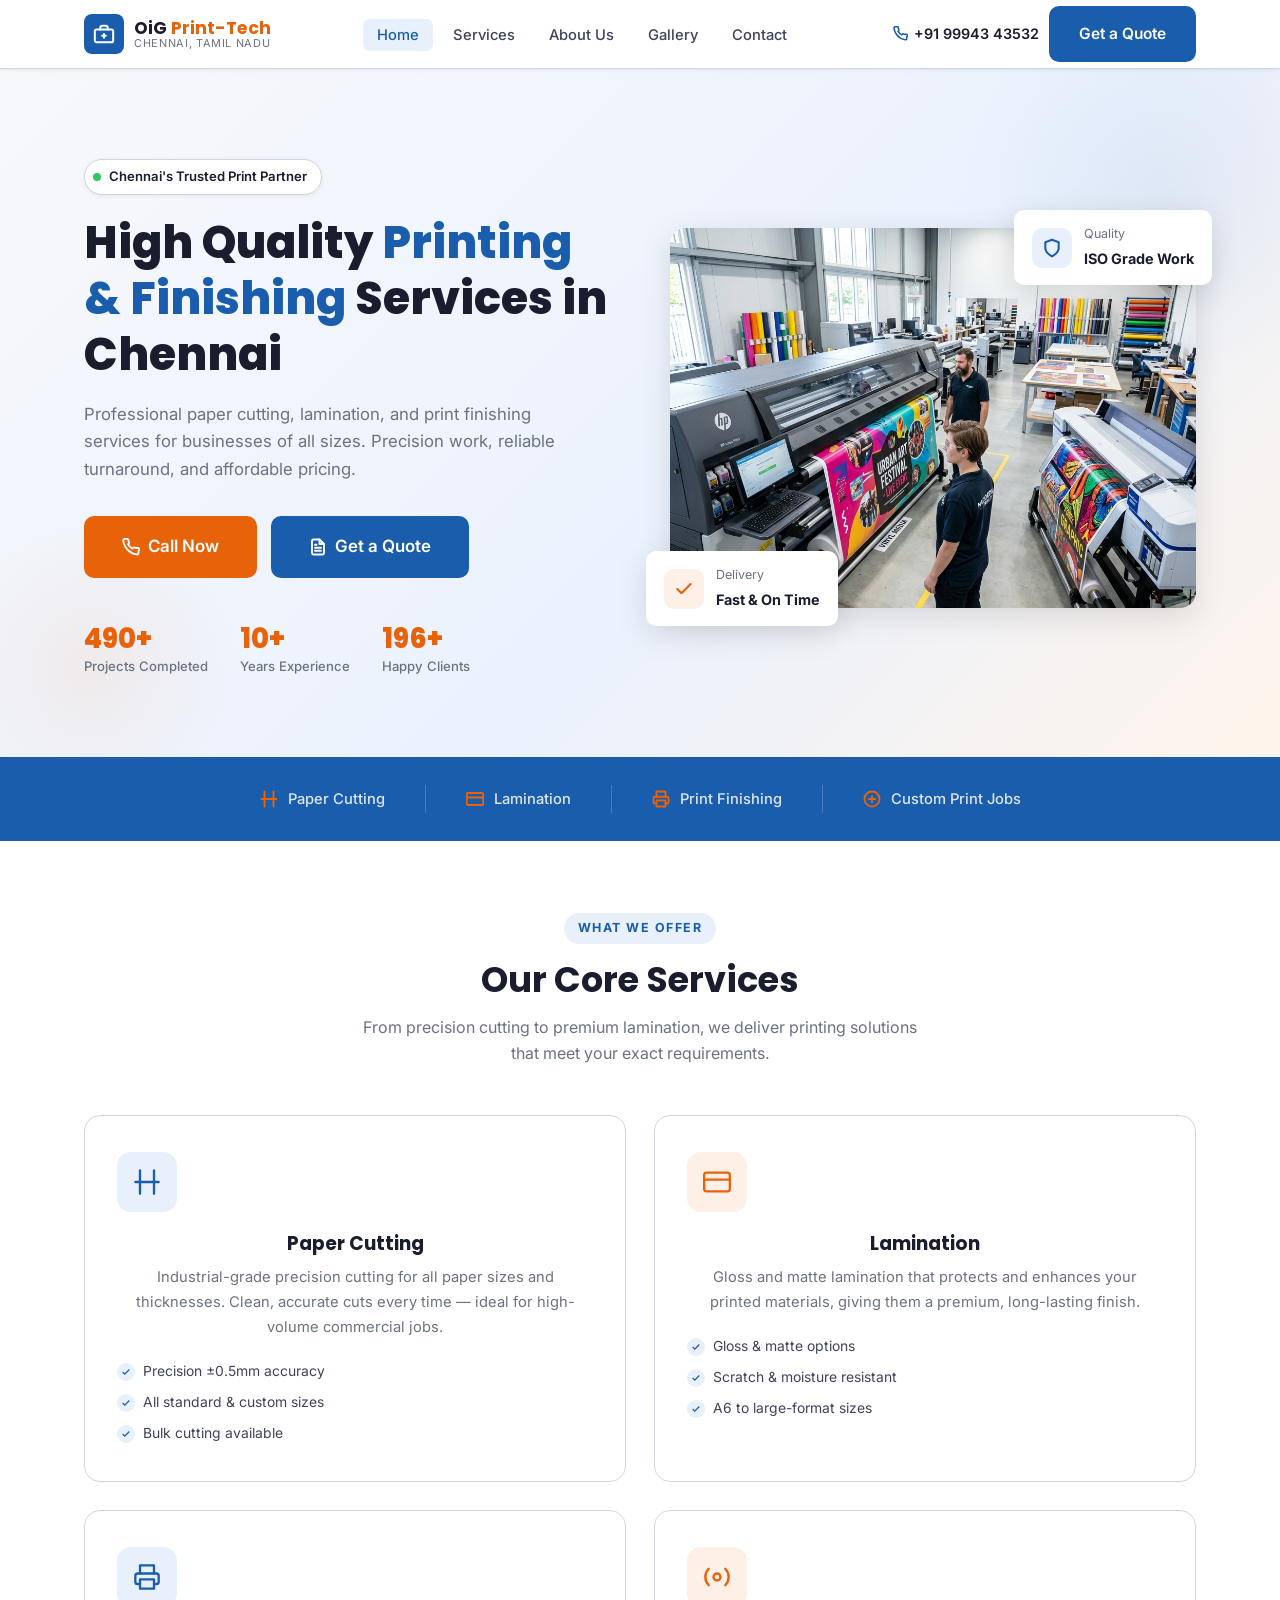
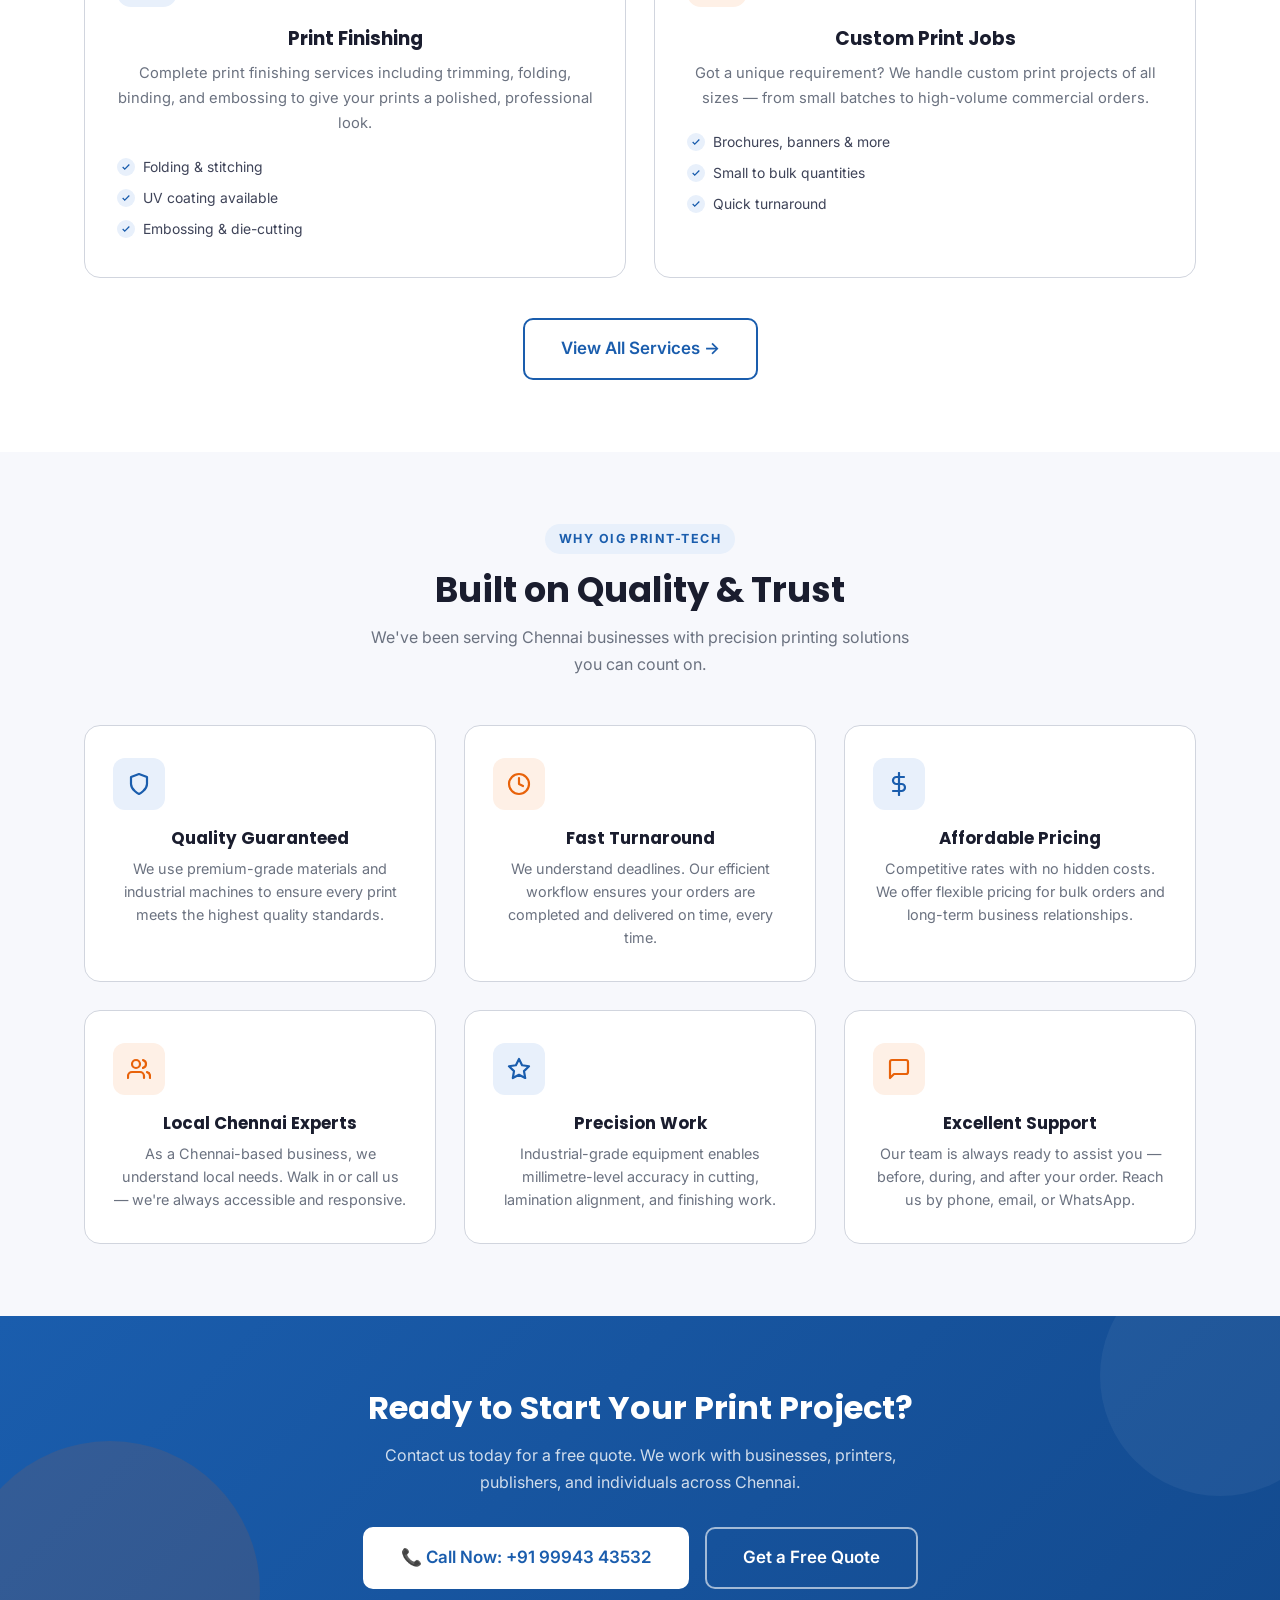
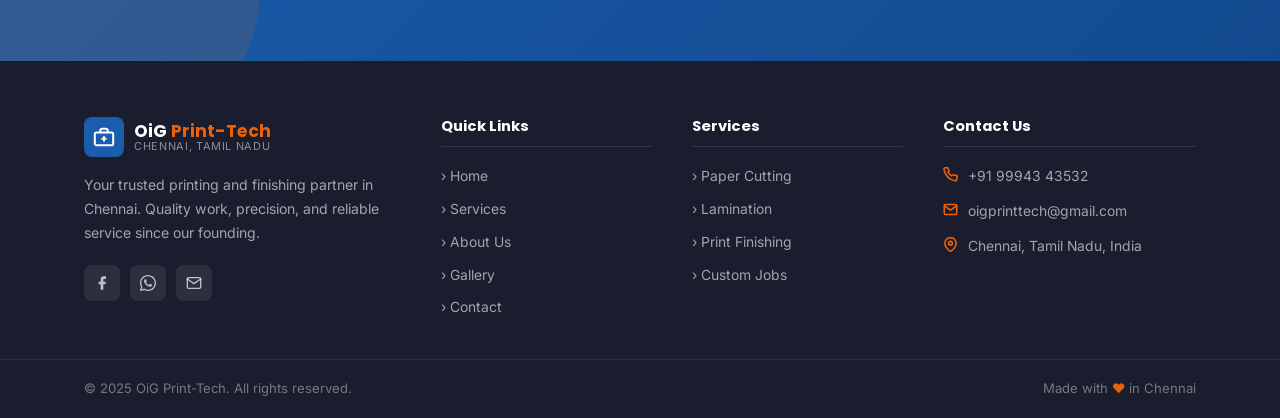
<file: index.html>
<!DOCTYPE html>
<html lang="en">
<head>
  <meta charset="UTF-8" />
  <meta name="viewport" content="width=device-width, initial-scale=1.0" />
  <title>OiG Print-Tech | High Quality Printing & Finishing Services in Chennai</title>
  <meta name="description" content="OiG Print-Tech offers professional printing and finishing services in Chennai — paper cutting, lamination, print finishing, and custom print jobs. Reliable, precise, and affordable." />
  <link rel="stylesheet" href="styles.css" />
  <link rel="preconnect" href="https://fonts.googleapis.com" />
  <link rel="preconnect" href="https://fonts.gstatic.com" crossorigin />
</head>
<body>

<!-- ===== NAV ===== -->
<nav id="navbar" role="navigation" aria-label="Main navigation">
  <div class="container nav-inner">
    <a href="index.html" class="nav-logo" aria-label="OiG Print-Tech Home">
      <div class="logo-icon">
        <svg viewBox="0 0 24 24" fill="none" stroke="white" stroke-width="2.2" stroke-linecap="round" stroke-linejoin="round"><rect x="2" y="7" width="20" height="14" rx="2"/><path d="M16 7V5a2 2 0 0 0-2-2h-4a2 2 0 0 0-2 2v2"/><line x1="12" y1="12" x2="12" y2="16"/><line x1="10" y1="14" x2="14" y2="14"/></svg>
      </div>
      <div class="logo-text">
        <span class="logo-name">OiG <span>Print-Tech</span></span>
        <span class="logo-sub">Chennai, Tamil Nadu</span>
      </div>
    </a>

    <ul class="nav-links" id="desktop-nav" role="list">
      <li><a href="index.html">Home</a></li>
      <li><a href="services.html">Services</a></li>
      <li><a href="about.html">About Us</a></li>
      <li><a href="gallery.html">Gallery</a></li>
      <li><a href="contact.html">Contact</a></li>
    </ul>

    <div class="nav-cta">
      <a href="tel:+919994343532" class="nav-phone" aria-label="Call us at +91 99943 43532">
        <svg width="15" height="15" viewBox="0 0 24 24" fill="none" stroke="currentColor" stroke-width="2.5" stroke-linecap="round" stroke-linejoin="round"><path d="M22 16.92v3a2 2 0 0 1-2.18 2 19.79 19.79 0 0 1-8.63-3.07A19.5 19.5 0 0 1 4.69 12a19.79 19.79 0 0 1-3.07-8.67A2 2 0 0 1 3.6 1.18h3a2 2 0 0 1 2 1.72c.127.96.361 1.903.7 2.81a2 2 0 0 1-.45 2.11L7.91 8.18a16 16 0 0 0 5.91 5.91l.91-.91a2 2 0 0 1 2.11-.45c.907.339 1.85.573 2.81.7A2 2 0 0 1 22 16.92z"/></svg>
        +91 99943 43532
      </a>
      <a href="contact.html" class="btn btn-primary" id="nav-quote-btn">Get a Quote</a>
    </div>

    <button class="hamburger" id="hamburger" aria-label="Toggle menu" aria-expanded="false">
      <span></span><span></span><span></span>
    </button>
  </div>

  <!-- Mobile Menu -->
  <div id="mobile-menu" class="mobile-menu" role="navigation" aria-label="Mobile navigation">
    <div class="container" style="padding-top:8px; padding-bottom:20px; display:flex; flex-direction:column; gap:4px;">
      <a href="index.html" style="padding:10px 8px; font-weight:500; color:var(--text-body); border-radius:8px;">Home</a>
      <a href="services.html" style="padding:10px 8px; font-weight:500; color:var(--text-body); border-radius:8px;">Services</a>
      <a href="about.html" style="padding:10px 8px; font-weight:500; color:var(--text-body); border-radius:8px;">About Us</a>
      <a href="gallery.html" style="padding:10px 8px; font-weight:500; color:var(--text-body); border-radius:8px;">Gallery</a>
      <a href="contact.html" style="padding:10px 8px; font-weight:500; color:var(--text-body); border-radius:8px;">Contact</a>
      <div style="display:flex; gap:10px; margin-top:10px; flex-wrap:wrap;">
        <a href="tel:+919994343532" class="btn btn-outline" style="flex:1; justify-content:center; min-width:130px;">
          📞 Call Now
        </a>
        <a href="contact.html" class="btn btn-primary" style="flex:1; justify-content:center; min-width:130px;">Get a Quote</a>
      </div>
    </div>
  </div>
</nav>

<!-- ===== HERO ===== -->
<section class="hero" aria-label="Hero section">
  <div class="container">
    <div class="hero-inner">
      <div class="hero-content fade-in">
        <div class="hero-badge">
          <span class="hero-badge-dot"></span>
          Chennai's Trusted Print Partner
        </div>
        <h1>High Quality <span class="highlight">Printing &amp; Finishing</span> Services in Chennai</h1>
        <p class="hero-desc">Professional paper cutting, lamination, and print finishing services for businesses of all sizes. Precision work, reliable turnaround, and affordable pricing.</p>
        <div class="hero-btns">
          <a href="tel:+919994343532" class="btn btn-orange btn-lg" id="hero-call-btn">
            <svg width="18" height="18" viewBox="0 0 24 24" fill="none" stroke="currentColor" stroke-width="2.5" stroke-linecap="round" stroke-linejoin="round"><path d="M22 16.92v3a2 2 0 0 1-2.18 2 19.79 19.79 0 0 1-8.63-3.07A19.5 19.5 0 0 1 4.69 12a19.79 19.79 0 0 1-3.07-8.67A2 2 0 0 1 3.6 1.18h3a2 2 0 0 1 2 1.72c.127.96.361 1.903.7 2.81a2 2 0 0 1-.45 2.11L7.91 8.18a16 16 0 0 0 5.91 5.91l.91-.91a2 2 0 0 1 2.11-.45c.907.339 1.85.573 2.81.7A2 2 0 0 1 22 16.92z"/></svg>
            Call Now
          </a>
          <a href="contact.html" class="btn btn-primary btn-lg" id="hero-quote-btn">
            <svg width="18" height="18" viewBox="0 0 24 24" fill="none" stroke="currentColor" stroke-width="2.5" stroke-linecap="round" stroke-linejoin="round"><path d="M14 2H6a2 2 0 0 0-2 2v16a2 2 0 0 0 2 2h12a2 2 0 0 0 2-2V8z"/><polyline points="14 2 14 8 20 8"/><line x1="16" y1="13" x2="8" y2="13"/><line x1="16" y1="17" x2="8" y2="17"/><polyline points="10 9 9 9 8 9"/></svg>
            Get a Quote
          </a>
        </div>
        <div class="hero-stats">
          <div class="hero-stat">
            <h3><span data-count="500" data-suffix="+">0+</span></h3>
            <p>Projects Completed</p>
          </div>
          <div class="hero-stat">
            <h3><span data-count="10" data-suffix="+">0+</span></h3>
            <p>Years Experience</p>
          </div>
          <div class="hero-stat">
            <h3><span data-count="200" data-suffix="+">0+</span></h3>
            <p>Happy Clients</p>
          </div>
        </div>
      </div>

      <div class="hero-image-wrap fade-in">
        <img src="images/printing_press.png" alt="Industrial printing press at OiG Print-Tech Chennai" class="hero-main-img" />
        <div class="hero-float-card card-1">
          <div class="float-icon orange">
            <svg width="20" height="20" viewBox="0 0 24 24" fill="none" stroke="currentColor" stroke-width="2.5" stroke-linecap="round" stroke-linejoin="round"><polyline points="20 6 9 17 4 12"/></svg>
          </div>
          <div class="float-text">
            <p>Delivery</p>
            <strong>Fast &amp; On Time</strong>
          </div>
        </div>
        <div class="hero-float-card card-2">
          <div class="float-icon blue">
            <svg width="20" height="20" viewBox="0 0 24 24" fill="none" stroke="currentColor" stroke-width="2.5" stroke-linecap="round" stroke-linejoin="round"><path d="M12 22s8-4 8-10V5l-8-3-8 3v7c0 6 8 10 8 10z"/></svg>
          </div>
          <div class="float-text">
            <p>Quality</p>
            <strong>ISO Grade Work</strong>
          </div>
        </div>
      </div>
    </div>
  </div>
</section>

<!-- ===== SERVICES STRIP ===== -->
<div class="services-strip" aria-label="Core services">
  <div class="container">
    <div class="strip-inner">
      <div class="strip-item">
        <svg width="18" height="18" viewBox="0 0 24 24" fill="none" stroke="currentColor" stroke-width="2.5" stroke-linecap="round" stroke-linejoin="round"><path d="M6 2v20M18 2v20M2 12h20"/></svg>
        Paper Cutting
      </div>
      <div class="strip-divider" aria-hidden="true"></div>
      <div class="strip-item">
        <svg width="18" height="18" viewBox="0 0 24 24" fill="none" stroke="currentColor" stroke-width="2.5" stroke-linecap="round" stroke-linejoin="round"><rect x="1" y="4" width="22" height="16" rx="2"/><line x1="1" y1="10" x2="23" y2="10"/></svg>
        Lamination
      </div>
      <div class="strip-divider" aria-hidden="true"></div>
      <div class="strip-item">
        <svg width="18" height="18" viewBox="0 0 24 24" fill="none" stroke="currentColor" stroke-width="2.5" stroke-linecap="round" stroke-linejoin="round"><polyline points="6 9 6 2 18 2 18 9"/><path d="M6 18H4a2 2 0 0 1-2-2v-5a2 2 0 0 1 2-2h16a2 2 0 0 1 2 2v5a2 2 0 0 1-2 2h-2"/><rect x="6" y="14" width="12" height="8"/></svg>
        Print Finishing
      </div>
      <div class="strip-divider" aria-hidden="true"></div>
      <div class="strip-item">
        <svg width="18" height="18" viewBox="0 0 24 24" fill="none" stroke="currentColor" stroke-width="2.5" stroke-linecap="round" stroke-linejoin="round"><circle cx="12" cy="12" r="10"/><line x1="12" y1="8" x2="12" y2="16"/><line x1="8" y1="12" x2="16" y2="12"/></svg>
        Custom Print Jobs
      </div>
    </div>
  </div>
</div>

<!-- ===== SERVICES PREVIEW ===== -->
<section aria-labelledby="services-heading">
  <div class="container text-center">
    <span class="section-tag">What We Offer</span>
    <h2 class="section-heading" id="services-heading">Our Core Services</h2>
    <p class="section-subtext">From precision cutting to premium lamination, we deliver printing solutions that meet your exact requirements.</p>

    <div class="services-grid fade-in">
      <div class="service-card">
        <div class="service-card-icon">
          <svg width="28" height="28" viewBox="0 0 24 24" fill="none" stroke="currentColor" stroke-width="2" stroke-linecap="round" stroke-linejoin="round"><path d="M6 2v20M18 2v20M2 12h20"/></svg>
        </div>
        <h3>Paper Cutting</h3>
        <p>Industrial-grade precision cutting for all paper sizes and thicknesses. Clean, accurate cuts every time — ideal for high-volume commercial jobs.</p>
        <div class="service-features">
          <div class="service-feature">
            <div class="check-icon">
              <svg width="10" height="10" viewBox="0 0 24 24" fill="none" stroke="currentColor" stroke-width="3"><polyline points="20 6 9 17 4 12"/></svg>
            </div>
            Precision ±0.5mm accuracy
          </div>
          <div class="service-feature">
            <div class="check-icon">
              <svg width="10" height="10" viewBox="0 0 24 24" fill="none" stroke="currentColor" stroke-width="3"><polyline points="20 6 9 17 4 12"/></svg>
            </div>
            All standard &amp; custom sizes
          </div>
          <div class="service-feature">
            <div class="check-icon">
              <svg width="10" height="10" viewBox="0 0 24 24" fill="none" stroke="currentColor" stroke-width="3"><polyline points="20 6 9 17 4 12"/></svg>
            </div>
            Bulk cutting available
          </div>
        </div>
      </div>

      <div class="service-card">
        <div class="service-card-icon orange">
          <svg width="28" height="28" viewBox="0 0 24 24" fill="none" stroke="currentColor" stroke-width="2" stroke-linecap="round" stroke-linejoin="round"><rect x="1" y="4" width="22" height="16" rx="2"/><line x1="1" y1="10" x2="23" y2="10"/></svg>
        </div>
        <h3>Lamination</h3>
        <p>Gloss and matte lamination that protects and enhances your printed materials, giving them a premium, long-lasting finish.</p>
        <div class="service-features">
          <div class="service-feature">
            <div class="check-icon">
              <svg width="10" height="10" viewBox="0 0 24 24" fill="none" stroke="currentColor" stroke-width="3"><polyline points="20 6 9 17 4 12"/></svg>
            </div>
            Gloss &amp; matte options
          </div>
          <div class="service-feature">
            <div class="check-icon">
              <svg width="10" height="10" viewBox="0 0 24 24" fill="none" stroke="currentColor" stroke-width="3"><polyline points="20 6 9 17 4 12"/></svg>
            </div>
            Scratch &amp; moisture resistant
          </div>
          <div class="service-feature">
            <div class="check-icon">
              <svg width="10" height="10" viewBox="0 0 24 24" fill="none" stroke="currentColor" stroke-width="3"><polyline points="20 6 9 17 4 12"/></svg>
            </div>
            A6 to large-format sizes
          </div>
        </div>
      </div>

      <div class="service-card">
        <div class="service-card-icon">
          <svg width="28" height="28" viewBox="0 0 24 24" fill="none" stroke="currentColor" stroke-width="2" stroke-linecap="round" stroke-linejoin="round"><polyline points="6 9 6 2 18 2 18 9"/><path d="M6 18H4a2 2 0 0 1-2-2v-5a2 2 0 0 1 2-2h16a2 2 0 0 1 2 2v5a2 2 0 0 1-2 2h-2"/><rect x="6" y="14" width="12" height="8"/></svg>
        </div>
        <h3>Print Finishing</h3>
        <p>Complete print finishing services including trimming, folding, binding, and embossing to give your prints a polished, professional look.</p>
        <div class="service-features">
          <div class="service-feature">
            <div class="check-icon">
              <svg width="10" height="10" viewBox="0 0 24 24" fill="none" stroke="currentColor" stroke-width="3"><polyline points="20 6 9 17 4 12"/></svg>
            </div>
            Folding &amp; stitching
          </div>
          <div class="service-feature">
            <div class="check-icon">
              <svg width="10" height="10" viewBox="0 0 24 24" fill="none" stroke="currentColor" stroke-width="3"><polyline points="20 6 9 17 4 12"/></svg>
            </div>
            UV coating available
          </div>
          <div class="service-feature">
            <div class="check-icon">
              <svg width="10" height="10" viewBox="0 0 24 24" fill="none" stroke="currentColor" stroke-width="3"><polyline points="20 6 9 17 4 12"/></svg>
            </div>
            Embossing &amp; die-cutting
          </div>
        </div>
      </div>

      <div class="service-card">
        <div class="service-card-icon orange">
          <svg width="28" height="28" viewBox="0 0 24 24" fill="none" stroke="currentColor" stroke-width="2" stroke-linecap="round" stroke-linejoin="round"><circle cx="12" cy="12" r="3"/><path d="M19.07 4.93a10 10 0 0 1 0 14.14M4.93 4.93a10 10 0 0 0 0 14.14"/></svg>
        </div>
        <h3>Custom Print Jobs</h3>
        <p>Got a unique requirement? We handle custom print projects of all sizes — from small batches to high-volume commercial orders.</p>
        <div class="service-features">
          <div class="service-feature">
            <div class="check-icon">
              <svg width="10" height="10" viewBox="0 0 24 24" fill="none" stroke="currentColor" stroke-width="3"><polyline points="20 6 9 17 4 12"/></svg>
            </div>
            Brochures, banners &amp; more
          </div>
          <div class="service-feature">
            <div class="check-icon">
              <svg width="10" height="10" viewBox="0 0 24 24" fill="none" stroke="currentColor" stroke-width="3"><polyline points="20 6 9 17 4 12"/></svg>
            </div>
            Small to bulk quantities
          </div>
          <div class="service-feature">
            <div class="check-icon">
              <svg width="10" height="10" viewBox="0 0 24 24" fill="none" stroke="currentColor" stroke-width="3"><polyline points="20 6 9 17 4 12"/></svg>
            </div>
            Quick turnaround
          </div>
        </div>
      </div>
    </div>

    <div style="margin-top:40px;">
      <a href="services.html" class="btn btn-outline btn-lg" id="view-all-services-btn">View All Services →</a>
    </div>
  </div>
</section>

<!-- ===== WHY CHOOSE US ===== -->
<section class="why-us" aria-labelledby="why-heading">
  <div class="container text-center">
    <span class="section-tag">Why OiG Print-Tech</span>
    <h2 class="section-heading" id="why-heading">Built on Quality &amp; Trust</h2>
    <p class="section-subtext">We've been serving Chennai businesses with precision printing solutions you can count on.</p>

    <div class="why-grid">
      <div class="why-card fade-in">
        <div class="why-icon">
          <svg width="24" height="24" viewBox="0 0 24 24" fill="none" stroke="currentColor" stroke-width="2.2" stroke-linecap="round" stroke-linejoin="round"><path d="M12 22s8-4 8-10V5l-8-3-8 3v7c0 6 8 10 8 10z"/></svg>
        </div>
        <h3>Quality Guaranteed</h3>
        <p>We use premium-grade materials and industrial machines to ensure every print meets the highest quality standards.</p>
      </div>

      <div class="why-card fade-in">
        <div class="why-icon orange-icon">
          <svg width="24" height="24" viewBox="0 0 24 24" fill="none" stroke="currentColor" stroke-width="2.2" stroke-linecap="round" stroke-linejoin="round"><circle cx="12" cy="12" r="10"/><polyline points="12 6 12 12 16 14"/></svg>
        </div>
        <h3>Fast Turnaround</h3>
        <p>We understand deadlines. Our efficient workflow ensures your orders are completed and delivered on time, every time.</p>
      </div>

      <div class="why-card fade-in">
        <div class="why-icon">
          <svg width="24" height="24" viewBox="0 0 24 24" fill="none" stroke="currentColor" stroke-width="2.2" stroke-linecap="round" stroke-linejoin="round"><line x1="12" y1="1" x2="12" y2="23"/><path d="M17 5H9.5a3.5 3.5 0 0 0 0 7h5a3.5 3.5 0 0 1 0 7H6"/></svg>
        </div>
        <h3>Affordable Pricing</h3>
        <p>Competitive rates with no hidden costs. We offer flexible pricing for bulk orders and long-term business relationships.</p>
      </div>

      <div class="why-card fade-in">
        <div class="why-icon orange-icon">
          <svg width="24" height="24" viewBox="0 0 24 24" fill="none" stroke="currentColor" stroke-width="2.2" stroke-linecap="round" stroke-linejoin="round"><path d="M17 21v-2a4 4 0 0 0-4-4H5a4 4 0 0 0-4 4v2"/><circle cx="9" cy="7" r="4"/><path d="M23 21v-2a4 4 0 0 0-3-3.87"/><path d="M16 3.13a4 4 0 0 1 0 7.75"/></svg>
        </div>
        <h3>Local Chennai Experts</h3>
        <p>As a Chennai-based business, we understand local needs. Walk in or call us — we're always accessible and responsive.</p>
      </div>

      <div class="why-card fade-in">
        <div class="why-icon">
          <svg width="24" height="24" viewBox="0 0 24 24" fill="none" stroke="currentColor" stroke-width="2.2" stroke-linecap="round" stroke-linejoin="round"><polygon points="12 2 15.09 8.26 22 9.27 17 14.14 18.18 21.02 12 17.77 5.82 21.02 7 14.14 2 9.27 8.91 8.26 12 2"/></svg>
        </div>
        <h3>Precision Work</h3>
        <p>Industrial-grade equipment enables millimetre-level accuracy in cutting, lamination alignment, and finishing work.</p>
      </div>

      <div class="why-card fade-in">
        <div class="why-icon orange-icon">
          <svg width="24" height="24" viewBox="0 0 24 24" fill="none" stroke="currentColor" stroke-width="2.2" stroke-linecap="round" stroke-linejoin="round"><path d="M21 15a2 2 0 0 1-2 2H7l-4 4V5a2 2 0 0 1 2-2h14a2 2 0 0 1 2 2z"/></svg>
        </div>
        <h3>Excellent Support</h3>
        <p>Our team is always ready to assist you — before, during, and after your order. Reach us by phone, email, or WhatsApp.</p>
      </div>
    </div>
  </div>
</section>

<!-- ===== CTA ===== -->
<section class="cta-section" aria-labelledby="cta-heading">
  <div class="container">
    <h2 id="cta-heading">Ready to Start Your Print Project?</h2>
    <p>Contact us today for a free quote. We work with businesses, printers, publishers, and individuals across Chennai.</p>
    <div class="cta-btns">
      <a href="tel:+919994343532" class="btn btn-white btn-lg" id="cta-call-btn">
        📞 Call Now: +91 99943 43532
      </a>
      <a href="contact.html" class="btn btn-white-outline btn-lg" id="cta-quote-btn">Get a Free Quote</a>
    </div>
  </div>
</section>

<!-- ===== FOOTER ===== -->
<footer role="contentinfo">
  <div class="container">
    <div class="footer-grid">
      <div class="footer-brand">
        <div class="nav-logo" style="margin-bottom:12px;">
          <div class="logo-icon">
            <svg viewBox="0 0 24 24" fill="none" stroke="white" stroke-width="2.2" stroke-linecap="round" stroke-linejoin="round"><rect x="2" y="7" width="20" height="14" rx="2"/><path d="M16 7V5a2 2 0 0 0-2-2h-4a2 2 0 0 0-2 2v2"/><line x1="12" y1="12" x2="12" y2="16"/><line x1="10" y1="14" x2="14" y2="14"/></svg>
          </div>
          <div class="logo-text">
            <span class="logo-name">OiG <span>Print-Tech</span></span>
            <span class="logo-sub">Chennai, Tamil Nadu</span>
          </div>
        </div>
        <p class="footer-desc">Your trusted printing and finishing partner in Chennai. Quality work, precision, and reliable service since our founding.</p>
        <div class="footer-socials">
          <a href="#" class="social-icon" aria-label="Facebook">
            <svg width="16" height="16" viewBox="0 0 24 24" fill="currentColor"><path d="M18 2h-3a5 5 0 0 0-5 5v3H7v4h3v8h4v-8h3l1-4h-4V7a1 1 0 0 1 1-1h3z"/></svg>
          </a>
          <a href="https://wa.me/919994343532" class="social-icon" aria-label="WhatsApp">
            <svg width="16" height="16" viewBox="0 0 24 24" fill="currentColor"><path d="M17.472 14.382c-.297-.149-1.758-.867-2.03-.967-.273-.099-.471-.148-.67.15-.197.297-.767.966-.94 1.164-.173.199-.347.223-.644.075-.297-.15-1.255-.463-2.39-1.475-.883-.788-1.48-1.761-1.653-2.059-.173-.297-.018-.458.13-.606.134-.133.298-.347.446-.52.149-.174.198-.298.298-.497.099-.198.05-.371-.025-.52-.075-.149-.669-1.612-.916-2.207-.242-.579-.487-.5-.669-.51-.173-.008-.371-.01-.57-.01-.198 0-.52.074-.792.372-.272.297-1.04 1.016-1.04 2.479 0 1.462 1.065 2.875 1.213 3.074.149.198 2.096 3.2 5.077 4.487.709.306 1.262.489 1.694.625.712.227 1.36.195 1.871.118.571-.085 1.758-.719 2.006-1.413.248-.694.248-1.289.173-1.413-.074-.124-.272-.198-.57-.347z"/><path d="M12 0C5.373 0 0 5.373 0 12c0 2.108.549 4.085 1.51 5.8L.057 23.438a.5.5 0 0 0 .602.602l5.637-1.453A11.942 11.942 0 0 0 12 24c6.627 0 12-5.373 12-12S18.627 0 12 0zm0 22c-1.886 0-3.65-.52-5.154-1.424l-.37-.22-3.826.985.99-3.827-.228-.378A9.946 9.946 0 0 1 2 12C2 6.477 6.477 2 12 2s10 4.477 10 10-4.477 10-10 10z"/></svg>
          </a>
          <a href="mailto:oigprinttech@gmail.com" class="social-icon" aria-label="Email">
            <svg width="16" height="16" viewBox="0 0 24 24" fill="none" stroke="currentColor" stroke-width="2" stroke-linecap="round" stroke-linejoin="round"><path d="M4 4h16c1.1 0 2 .9 2 2v12c0 1.1-.9 2-2 2H4c-1.1 0-2-.9-2-2V6c0-1.1.9-2 2-2z"/><polyline points="22,6 12,13 2,6"/></svg>
          </a>
        </div>
      </div>

      <div class="footer-col">
        <h4>Quick Links</h4>
        <ul class="footer-links">
          <li><a href="index.html">› Home</a></li>
          <li><a href="services.html">› Services</a></li>
          <li><a href="about.html">› About Us</a></li>
          <li><a href="gallery.html">› Gallery</a></li>
          <li><a href="contact.html">› Contact</a></li>
        </ul>
      </div>

      <div class="footer-col">
        <h4>Services</h4>
        <ul class="footer-links">
          <li><a href="services.html">› Paper Cutting</a></li>
          <li><a href="services.html">› Lamination</a></li>
          <li><a href="services.html">› Print Finishing</a></li>
          <li><a href="services.html">› Custom Jobs</a></li>
        </ul>
      </div>

      <div class="footer-col">
        <h4>Contact Us</h4>
        <div class="footer-contact-items">
          <div class="footer-contact-item">
            <svg width="15" height="15" viewBox="0 0 24 24" fill="none" stroke="currentColor" stroke-width="2.5" stroke-linecap="round" stroke-linejoin="round"><path d="M22 16.92v3a2 2 0 0 1-2.18 2 19.79 19.79 0 0 1-8.63-3.07A19.5 19.5 0 0 1 4.69 12a19.79 19.79 0 0 1-3.07-8.67A2 2 0 0 1 3.6 1.18h3a2 2 0 0 1 2 1.72c.127.96.361 1.903.7 2.81a2 2 0 0 1-.45 2.11L7.91 8.18a16 16 0 0 0 5.91 5.91l.91-.91a2 2 0 0 1 2.11-.45c.907.339 1.85.573 2.81.7A2 2 0 0 1 22 16.92z"/></svg>
            +91 99943 43532
          </div>
          <div class="footer-contact-item">
            <svg width="15" height="15" viewBox="0 0 24 24" fill="none" stroke="currentColor" stroke-width="2.5" stroke-linecap="round" stroke-linejoin="round"><path d="M4 4h16c1.1 0 2 .9 2 2v12c0 1.1-.9 2-2 2H4c-1.1 0-2-.9-2-2V6c0-1.1.9-2 2-2z"/><polyline points="22,6 12,13 2,6"/></svg>
            oigprinttech@gmail.com
          </div>
          <div class="footer-contact-item">
            <svg width="15" height="15" viewBox="0 0 24 24" fill="none" stroke="currentColor" stroke-width="2.5" stroke-linecap="round" stroke-linejoin="round"><path d="M21 10c0 7-9 13-9 13s-9-6-9-13a9 9 0 0 1 18 0z"/><circle cx="12" cy="10" r="3"/></svg>
            Chennai, Tamil Nadu, India
          </div>
        </div>
      </div>
    </div>
  </div>
  <div class="footer-bottom">
    <div class="container" style="display:flex; justify-content:space-between; flex-wrap:wrap; gap:10px; width:100%;">
      <p>© 2025 OiG Print-Tech. All rights reserved.</p>
      <p>Made with <span>♥</span> in Chennai</p>
    </div>
  </div>
</footer>

<script src="script.js"></script>
</body>
</html>
</file>
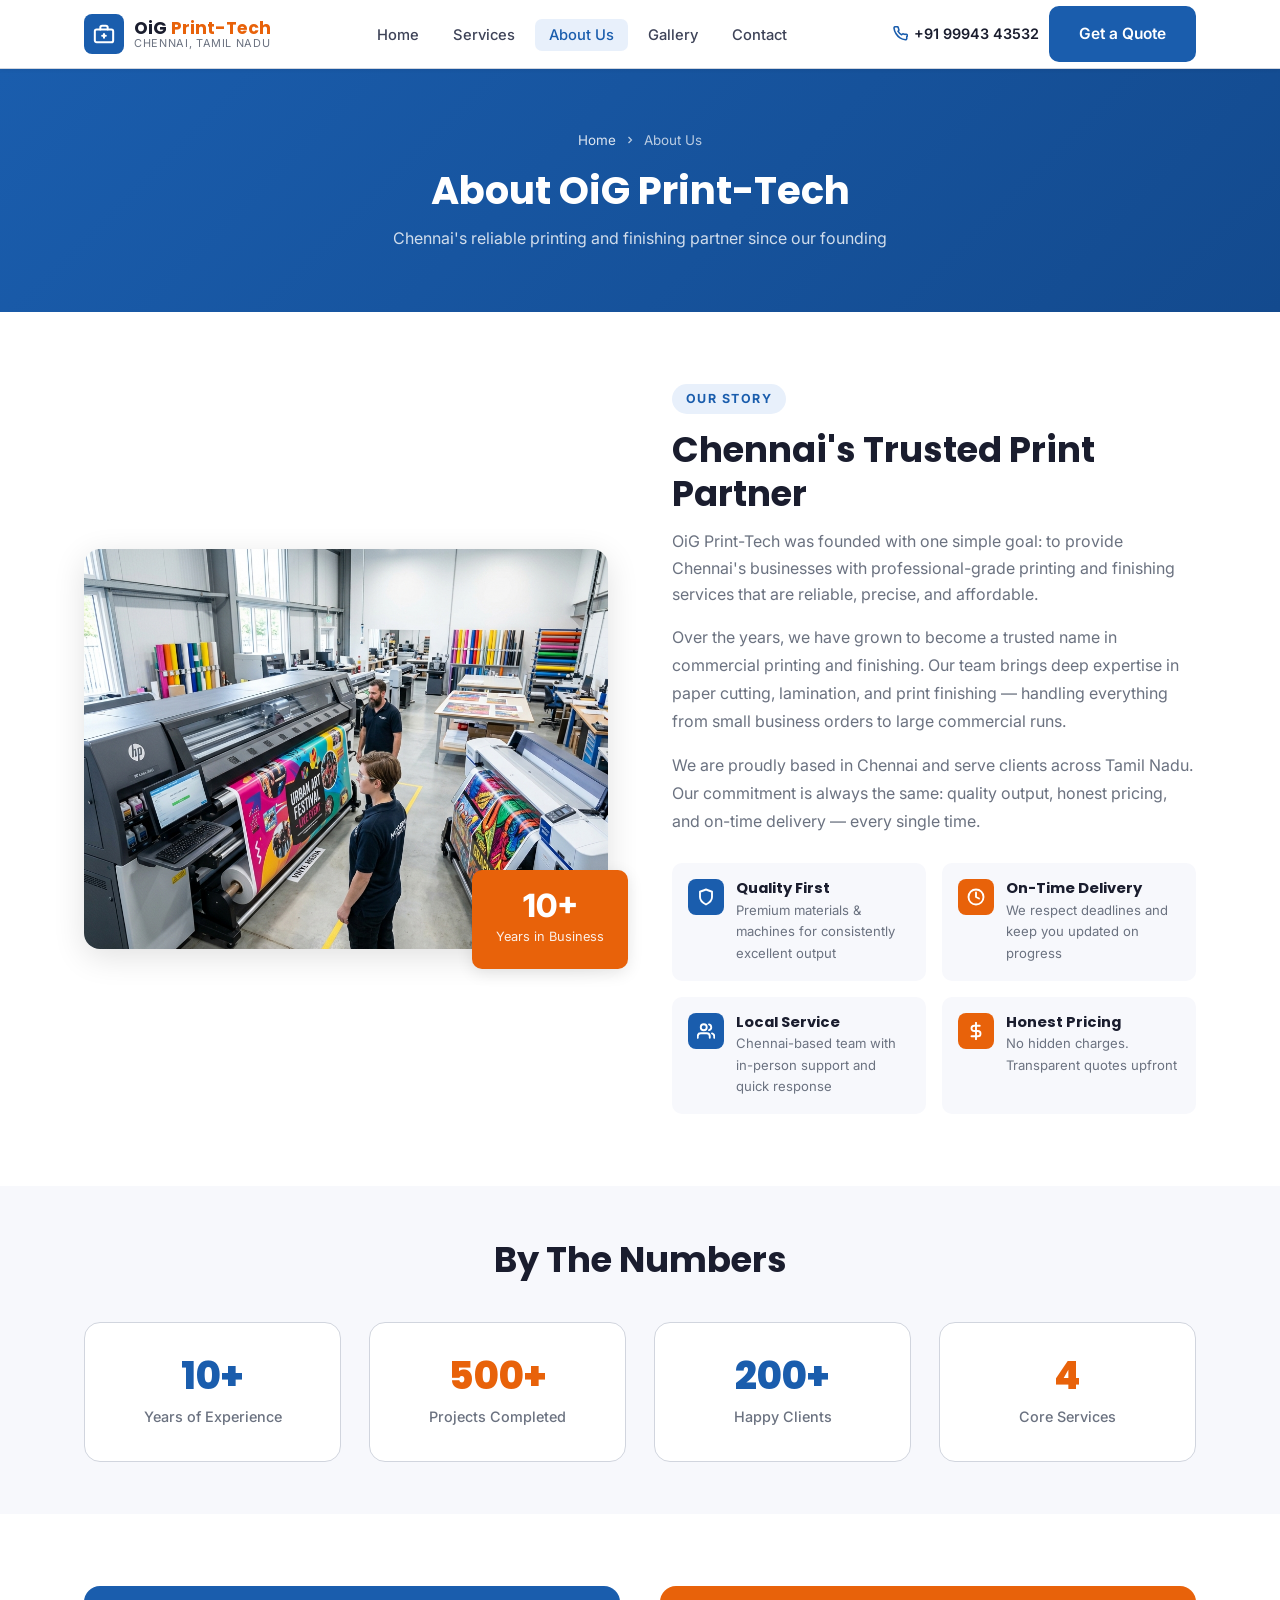
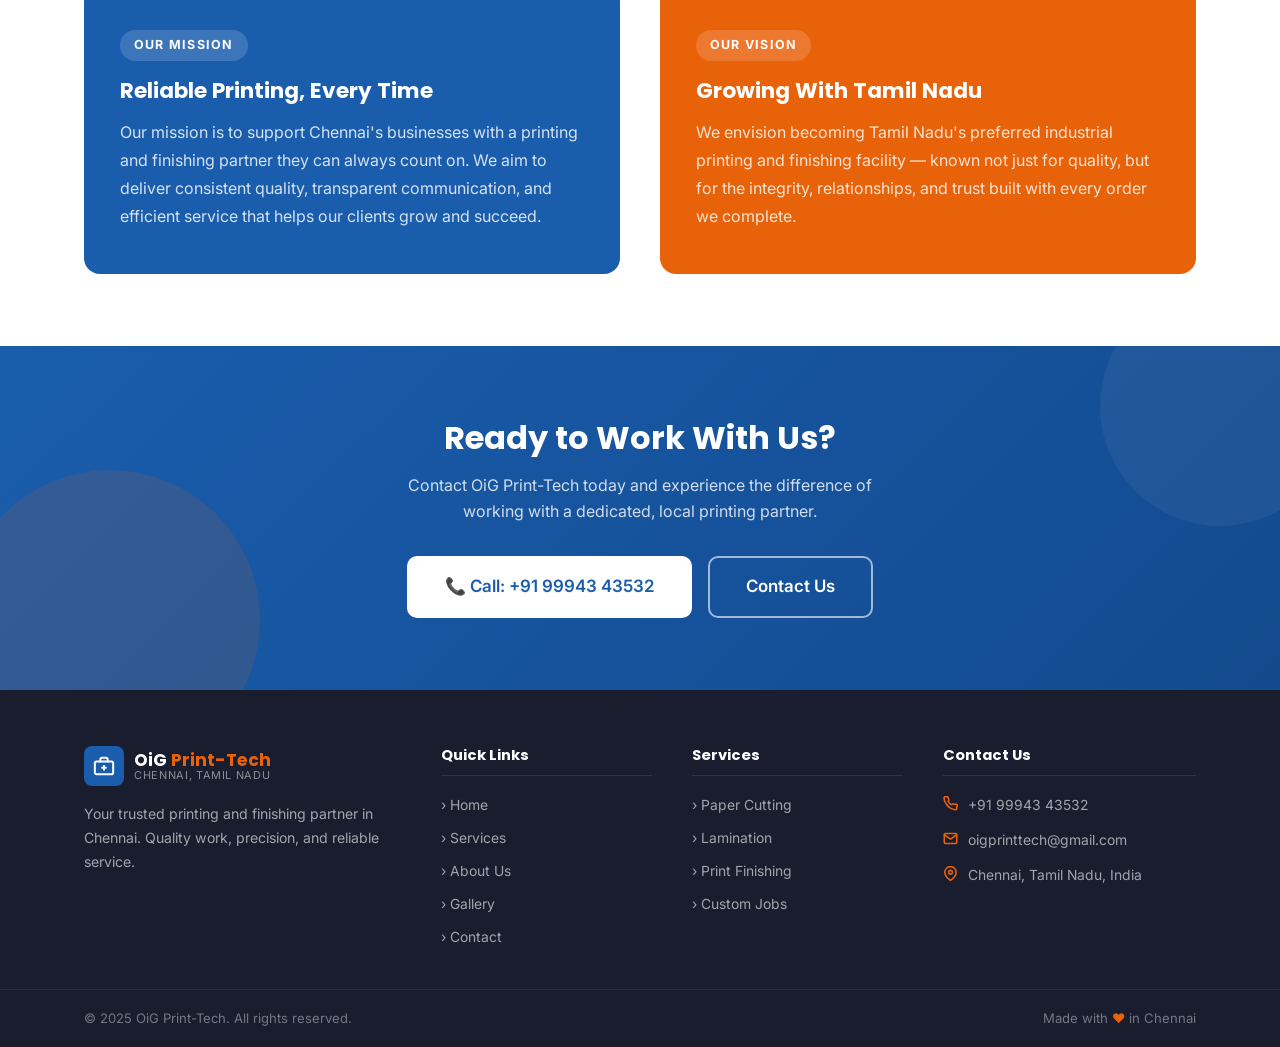
<file: about.html>
<!DOCTYPE html>
<html lang="en">
<head>
  <meta charset="UTF-8" />
  <meta name="viewport" content="width=device-width, initial-scale=1.0" />
  <title>About Us | OiG Print-Tech — Trusted Printing Company in Chennai</title>
  <meta name="description" content="Learn about OiG Print-Tech — Chennai's trusted printing and finishing company. Over 10 years of experience delivering quality, precision, and reliable print services." />
  <link rel="stylesheet" href="styles.css" />
  <link rel="preconnect" href="https://fonts.googleapis.com" />
  <link rel="preconnect" href="https://fonts.gstatic.com" crossorigin />
</head>
<body>

<!-- ===== NAV ===== -->
<nav id="navbar" role="navigation" aria-label="Main navigation">
  <div class="container nav-inner">
    <a href="index.html" class="nav-logo" aria-label="OiG Print-Tech Home">
      <div class="logo-icon">
        <svg viewBox="0 0 24 24" fill="none" stroke="white" stroke-width="2.2" stroke-linecap="round" stroke-linejoin="round"><rect x="2" y="7" width="20" height="14" rx="2"/><path d="M16 7V5a2 2 0 0 0-2-2h-4a2 2 0 0 0-2 2v2"/><line x1="12" y1="12" x2="12" y2="16"/><line x1="10" y1="14" x2="14" y2="14"/></svg>
      </div>
      <div class="logo-text">
        <span class="logo-name">OiG <span>Print-Tech</span></span>
        <span class="logo-sub">Chennai, Tamil Nadu</span>
      </div>
    </a>
    <ul class="nav-links" id="desktop-nav" role="list">
      <li><a href="index.html">Home</a></li>
      <li><a href="services.html">Services</a></li>
      <li><a href="about.html">About Us</a></li>
      <li><a href="gallery.html">Gallery</a></li>
      <li><a href="contact.html">Contact</a></li>
    </ul>
    <div class="nav-cta">
      <a href="tel:+919994343532" class="nav-phone">
        <svg width="15" height="15" viewBox="0 0 24 24" fill="none" stroke="currentColor" stroke-width="2.5" stroke-linecap="round" stroke-linejoin="round"><path d="M22 16.92v3a2 2 0 0 1-2.18 2 19.79 19.79 0 0 1-8.63-3.07A19.5 19.5 0 0 1 4.69 12a19.79 19.79 0 0 1-3.07-8.67A2 2 0 0 1 3.6 1.18h3a2 2 0 0 1 2 1.72c.127.96.361 1.903.7 2.81a2 2 0 0 1-.45 2.11L7.91 8.18a16 16 0 0 0 5.91 5.91l.91-.91a2 2 0 0 1 2.11-.45c.907.339 1.85.573 2.81.7A2 2 0 0 1 22 16.92z"/></svg>
        +91 99943 43532
      </a>
      <a href="contact.html" class="btn btn-primary">Get a Quote</a>
    </div>
    <button class="hamburger" id="hamburger" aria-label="Toggle menu" aria-expanded="false">
      <span></span><span></span><span></span>
    </button>
  </div>
  <div id="mobile-menu" class="mobile-menu">
    <div class="container" style="padding-top:8px; padding-bottom:20px; display:flex; flex-direction:column; gap:4px;">
      <a href="index.html" style="padding:10px 8px; font-weight:500; color:var(--text-body); border-radius:8px;">Home</a>
      <a href="services.html" style="padding:10px 8px; font-weight:500; color:var(--text-body); border-radius:8px;">Services</a>
      <a href="about.html" style="padding:10px 8px; font-weight:500; color:var(--blue); background:var(--blue-light); border-radius:8px;">About Us</a>
      <a href="gallery.html" style="padding:10px 8px; font-weight:500; color:var(--text-body); border-radius:8px;">Gallery</a>
      <a href="contact.html" style="padding:10px 8px; font-weight:500; color:var(--text-body); border-radius:8px;">Contact</a>
      <div style="display:flex; gap:10px; margin-top:10px;"><a href="tel:+919994343532" class="btn btn-outline" style="flex:1; justify-content:center;">📞 Call Now</a><a href="contact.html" class="btn btn-primary" style="flex:1; justify-content:center;">Get a Quote</a></div>
    </div>
  </div>
</nav>

<!-- ===== PAGE HERO ===== -->
<div class="page-hero" role="banner">
  <div class="container">
    <div class="breadcrumb">
      <a href="index.html">Home</a>
      <svg viewBox="0 0 24 24" fill="none" stroke="currentColor" stroke-width="2.5"><polyline points="9 18 15 12 9 6"/></svg>
      About Us
    </div>
    <h1>About OiG Print-Tech</h1>
    <p>Chennai's reliable printing and finishing partner since our founding</p>
  </div>
</div>

<!-- ===== ABOUT MAIN ===== -->
<section aria-labelledby="about-heading">
  <div class="container">
    <div class="about-grid">
      <div class="about-img-wrap fade-in">
        <img src="images/printing_press.png" alt="OiG Print-Tech printing facility in Chennai" class="about-main-img" />
        <div class="about-badge">
          <strong>10+</strong>
          <span>Years in Business</span>
        </div>
      </div>

      <div class="about-content fade-in">
        <span class="section-tag">Our Story</span>
        <h2 class="section-heading" id="about-heading">Chennai's Trusted Print Partner</h2>
        <p class="section-subtext" style="max-width:100%; margin:0 0 16px; color:var(--text-light);">
          OiG Print-Tech was founded with one simple goal: to provide Chennai's businesses with professional-grade printing and finishing services that are reliable, precise, and affordable.
        </p>
        <p style="color:var(--text-light); line-height:1.75; margin-bottom:16px;">
          Over the years, we have grown to become a trusted name in commercial printing and finishing. Our team brings deep expertise in paper cutting, lamination, and print finishing — handling everything from small business orders to large commercial runs.
        </p>
        <p style="color:var(--text-light); line-height:1.75; margin-bottom:28px;">
          We are proudly based in Chennai and serve clients across Tamil Nadu. Our commitment is always the same: quality output, honest pricing, and on-time delivery — every single time.
        </p>

        <div class="about-values">
          <div class="about-value">
            <div class="about-value-icon">
              <svg width="18" height="18" viewBox="0 0 24 24" fill="none" stroke="currentColor" stroke-width="2.5" stroke-linecap="round" stroke-linejoin="round"><path d="M12 22s8-4 8-10V5l-8-3-8 3v7c0 6 8 10 8 10z"/></svg>
            </div>
            <div>
              <h4>Quality First</h4>
              <p>Premium materials &amp; machines for consistently excellent output</p>
            </div>
          </div>
          <div class="about-value">
            <div class="about-value-icon" style="background:var(--orange);">
              <svg width="18" height="18" viewBox="0 0 24 24" fill="none" stroke="currentColor" stroke-width="2.5" stroke-linecap="round" stroke-linejoin="round"><circle cx="12" cy="12" r="10"/><polyline points="12 6 12 12 16 14"/></svg>
            </div>
            <div>
              <h4>On-Time Delivery</h4>
              <p>We respect deadlines and keep you updated on progress</p>
            </div>
          </div>
          <div class="about-value">
            <div class="about-value-icon">
              <svg width="18" height="18" viewBox="0 0 24 24" fill="none" stroke="currentColor" stroke-width="2.5" stroke-linecap="round" stroke-linejoin="round"><path d="M17 21v-2a4 4 0 0 0-4-4H5a4 4 0 0 0-4 4v2"/><circle cx="9" cy="7" r="4"/><path d="M23 21v-2a4 4 0 0 0-3-3.87"/><path d="M16 3.13a4 4 0 0 1 0 7.75"/></svg>
            </div>
            <div>
              <h4>Local Service</h4>
              <p>Chennai-based team with in-person support and quick response</p>
            </div>
          </div>
          <div class="about-value">
            <div class="about-value-icon" style="background:var(--orange);">
              <svg width="18" height="18" viewBox="0 0 24 24" fill="none" stroke="currentColor" stroke-width="2.5" stroke-linecap="round" stroke-linejoin="round"><line x1="12" y1="1" x2="12" y2="23"/><path d="M17 5H9.5a3.5 3.5 0 0 0 0 7h5a3.5 3.5 0 0 1 0 7H6"/></svg>
            </div>
            <div>
              <h4>Honest Pricing</h4>
              <p>No hidden charges. Transparent quotes upfront</p>
            </div>
          </div>
        </div>
      </div>
    </div>
  </div>
</section>

<!-- ===== STATS ===== -->
<section class="bg-off" style="padding:52px 0;" aria-labelledby="stats-heading">
  <div class="container">
    <h2 class="section-heading text-center" id="stats-heading" style="margin-bottom:40px;">
      By The Numbers
    </h2>
    <div style="display:grid; grid-template-columns:repeat(4, 1fr); gap:28px; text-align:center;" class="fade-in">
      <div style="background:white; border-radius:var(--radius-lg); padding:32px 20px; border:1px solid var(--grey);">
        <div style="font-size:2.4rem; font-weight:800; color:var(--blue); font-family:'Poppins',sans-serif; line-height:1.1;" data-count="10" data-suffix="+">10+</div>
        <p style="font-size:0.9rem; color:var(--text-light); margin-top:8px; font-weight:500;">Years of Experience</p>
      </div>
      <div style="background:white; border-radius:var(--radius-lg); padding:32px 20px; border:1px solid var(--grey);">
        <div style="font-size:2.4rem; font-weight:800; color:var(--orange); font-family:'Poppins',sans-serif; line-height:1.1;" data-count="500" data-suffix="+">500+</div>
        <p style="font-size:0.9rem; color:var(--text-light); margin-top:8px; font-weight:500;">Projects Completed</p>
      </div>
      <div style="background:white; border-radius:var(--radius-lg); padding:32px 20px; border:1px solid var(--grey);">
        <div style="font-size:2.4rem; font-weight:800; color:var(--blue); font-family:'Poppins',sans-serif; line-height:1.1;" data-count="200" data-suffix="+">200+</div>
        <p style="font-size:0.9rem; color:var(--text-light); margin-top:8px; font-weight:500;">Happy Clients</p>
      </div>
      <div style="background:white; border-radius:var(--radius-lg); padding:32px 20px; border:1px solid var(--grey);">
        <div style="font-size:2.4rem; font-weight:800; color:var(--orange); font-family:'Poppins',sans-serif; line-height:1.1;" data-count="4" data-suffix="">4</div>
        <p style="font-size:0.9rem; color:var(--text-light); margin-top:8px; font-weight:500;">Core Services</p>
      </div>
    </div>
  </div>
</section>

<!-- ===== MISSION ===== -->
<section aria-labelledby="mission-heading">
  <div class="container">
    <div style="display:grid; grid-template-columns:1fr 1fr; gap:40px;" class="fade-in">
      <div style="background:var(--blue); color:white; border-radius:var(--radius-lg); padding:44px 36px;">
        <span style="display:inline-block; background:rgba(255,255,255,0.15); padding:5px 14px; border-radius:20px; font-size:0.78rem; font-weight:700; letter-spacing:0.1em; text-transform:uppercase; margin-bottom:16px;">Our Mission</span>
        <h3 id="mission-heading" style="color:white; font-size:1.35rem; margin-bottom:14px;">Reliable Printing, Every Time</h3>
        <p style="color:rgba(255,255,255,0.82); line-height:1.75;">
          Our mission is to support Chennai's businesses with a printing and finishing partner they can always count on. We aim to deliver consistent quality, transparent communication, and efficient service that helps our clients grow and succeed.
        </p>
      </div>
      <div style="background:var(--orange); color:white; border-radius:var(--radius-lg); padding:44px 36px;">
        <span style="display:inline-block; background:rgba(255,255,255,0.15); padding:5px 14px; border-radius:20px; font-size:0.78rem; font-weight:700; letter-spacing:0.1em; text-transform:uppercase; margin-bottom:16px;">Our Vision</span>
        <h3 style="color:white; font-size:1.35rem; margin-bottom:14px;">Growing With Tamil Nadu</h3>
        <p style="color:rgba(255,255,255,0.82); line-height:1.75;">
          We envision becoming Tamil Nadu's preferred industrial printing and finishing facility — known not just for quality, but for the integrity, relationships, and trust built with every order we complete.
        </p>
      </div>
    </div>
  </div>
</section>

<!-- ===== CTA ===== -->
<section class="cta-section" aria-labelledby="about-cta-heading">
  <div class="container">
    <h2 id="about-cta-heading">Ready to Work With Us?</h2>
    <p>Contact OiG Print-Tech today and experience the difference of working with a dedicated, local printing partner.</p>
    <div class="cta-btns">
      <a href="tel:+919994343532" class="btn btn-white btn-lg" id="about-cta-call-btn">📞 Call: +91 99943 43532</a>
      <a href="contact.html" class="btn btn-white-outline btn-lg" id="about-cta-contact-btn">Contact Us</a>
    </div>
  </div>
</section>

<!-- ===== FOOTER ===== -->
<footer role="contentinfo">
  <div class="container">
    <div class="footer-grid">
      <div class="footer-brand">
        <div class="nav-logo" style="margin-bottom:12px;">
          <div class="logo-icon"><svg viewBox="0 0 24 24" fill="none" stroke="white" stroke-width="2.2" stroke-linecap="round" stroke-linejoin="round"><rect x="2" y="7" width="20" height="14" rx="2"/><path d="M16 7V5a2 2 0 0 0-2-2h-4a2 2 0 0 0-2 2v2"/><line x1="12" y1="12" x2="12" y2="16"/><line x1="10" y1="14" x2="14" y2="14"/></svg></div>
          <div class="logo-text"><span class="logo-name">OiG <span>Print-Tech</span></span><span class="logo-sub">Chennai, Tamil Nadu</span></div>
        </div>
        <p class="footer-desc">Your trusted printing and finishing partner in Chennai. Quality work, precision, and reliable service.</p>
      </div>
      <div class="footer-col">
        <h4>Quick Links</h4>
        <ul class="footer-links">
          <li><a href="index.html">› Home</a></li>
          <li><a href="services.html">› Services</a></li>
          <li><a href="about.html">› About Us</a></li>
          <li><a href="gallery.html">› Gallery</a></li>
          <li><a href="contact.html">› Contact</a></li>
        </ul>
      </div>
      <div class="footer-col">
        <h4>Services</h4>
        <ul class="footer-links">
          <li><a href="services.html">› Paper Cutting</a></li>
          <li><a href="services.html">› Lamination</a></li>
          <li><a href="services.html">› Print Finishing</a></li>
          <li><a href="services.html">› Custom Jobs</a></li>
        </ul>
      </div>
      <div class="footer-col">
        <h4>Contact Us</h4>
        <div class="footer-contact-items">
          <div class="footer-contact-item"><svg width="15" height="15" viewBox="0 0 24 24" fill="none" stroke="currentColor" stroke-width="2.5" stroke-linecap="round" stroke-linejoin="round"><path d="M22 16.92v3a2 2 0 0 1-2.18 2 19.79 19.79 0 0 1-8.63-3.07A19.5 19.5 0 0 1 4.69 12a19.79 19.79 0 0 1-3.07-8.67A2 2 0 0 1 3.6 1.18h3a2 2 0 0 1 2 1.72c.127.96.361 1.903.7 2.81a2 2 0 0 1-.45 2.11L7.91 8.18a16 16 0 0 0 5.91 5.91l.91-.91a2 2 0 0 1 2.11-.45c.907.339 1.85.573 2.81.7A2 2 0 0 1 22 16.92z"/></svg>+91 99943 43532</div>
          <div class="footer-contact-item"><svg width="15" height="15" viewBox="0 0 24 24" fill="none" stroke="currentColor" stroke-width="2.5" stroke-linecap="round" stroke-linejoin="round"><path d="M4 4h16c1.1 0 2 .9 2 2v12c0 1.1-.9 2-2 2H4c-1.1 0-2-.9-2-2V6c0-1.1.9-2 2-2z"/><polyline points="22,6 12,13 2,6"/></svg>oigprinttech@gmail.com</div>
          <div class="footer-contact-item"><svg width="15" height="15" viewBox="0 0 24 24" fill="none" stroke="currentColor" stroke-width="2.5" stroke-linecap="round" stroke-linejoin="round"><path d="M21 10c0 7-9 13-9 13s-9-6-9-13a9 9 0 0 1 18 0z"/><circle cx="12" cy="10" r="3"/></svg>Chennai, Tamil Nadu, India</div>
        </div>
      </div>
    </div>
  </div>
  <div class="footer-bottom">
    <div class="container" style="display:flex; justify-content:space-between; flex-wrap:wrap; gap:10px; width:100%;">
      <p>© 2025 OiG Print-Tech. All rights reserved.</p>
      <p>Made with <span>♥</span> in Chennai</p>
    </div>
  </div>
</footer>

<script src="script.js"></script>
</body>
</html>
</file>
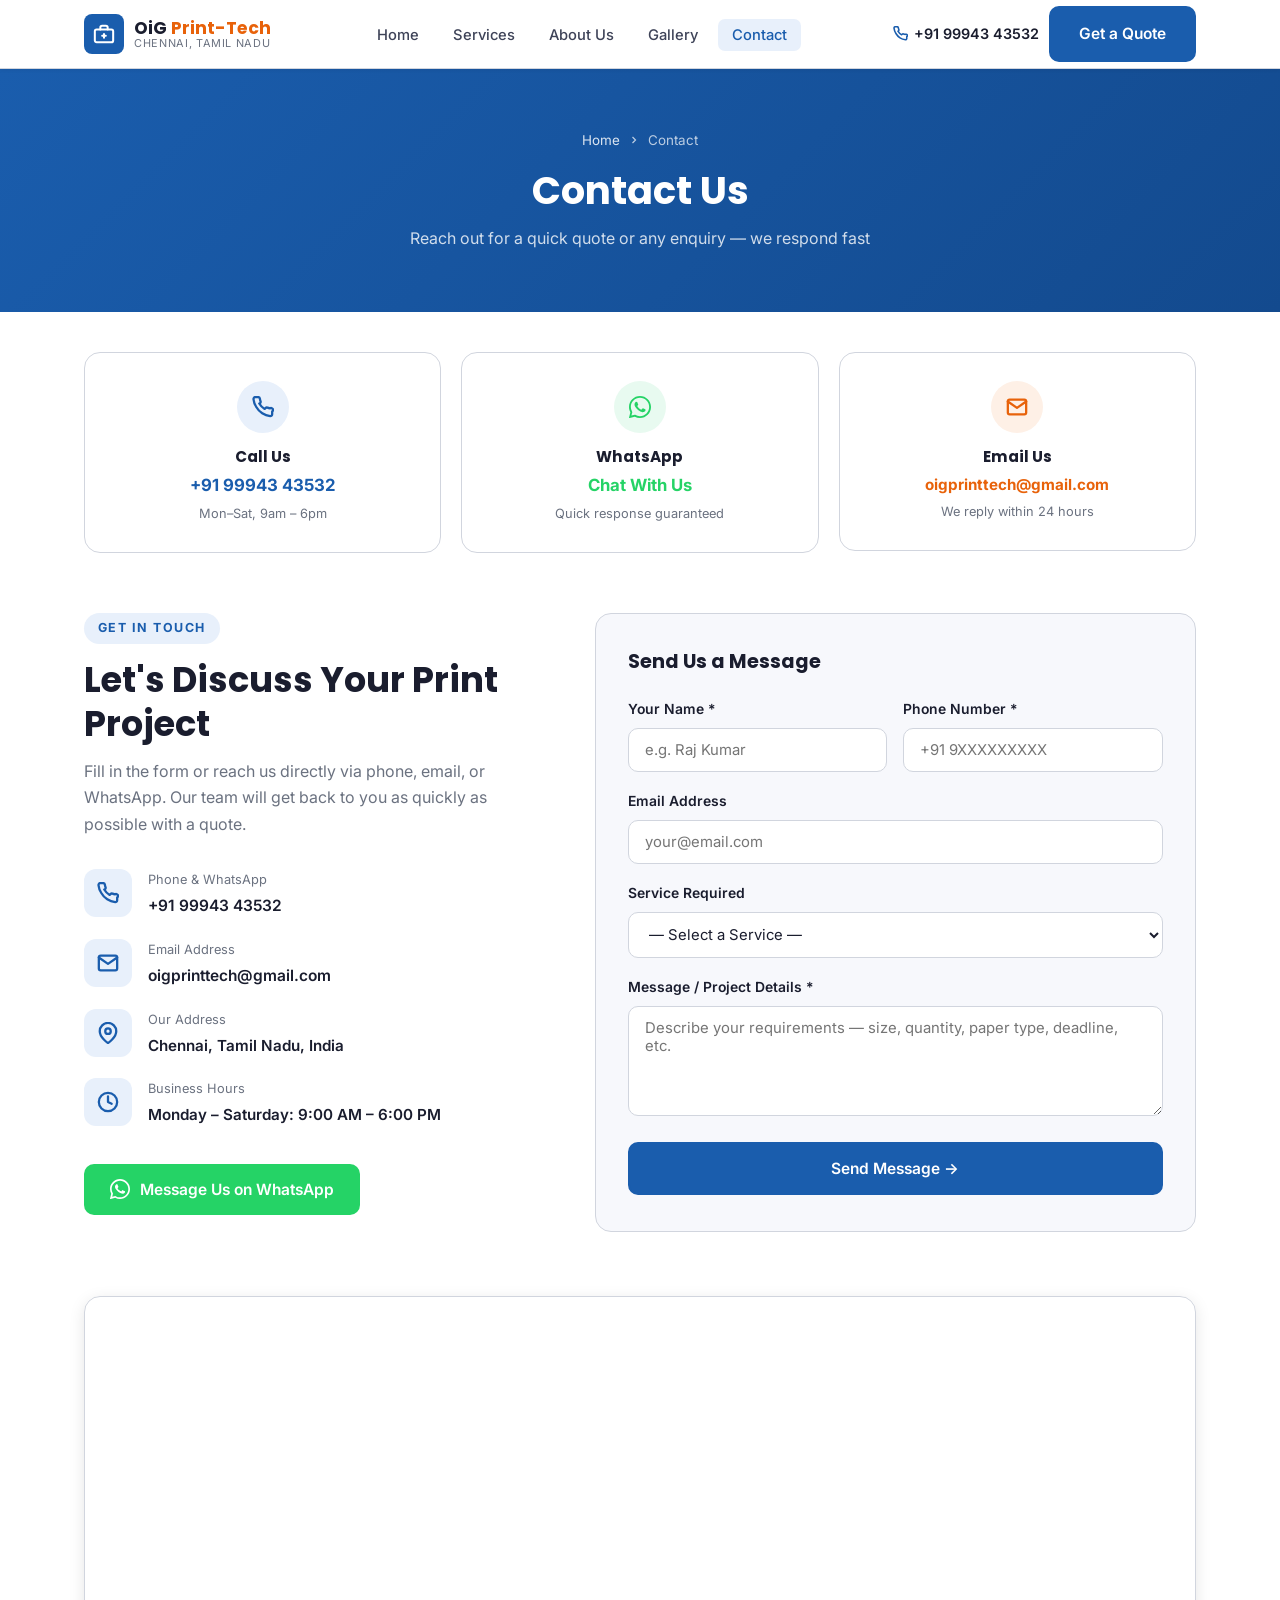
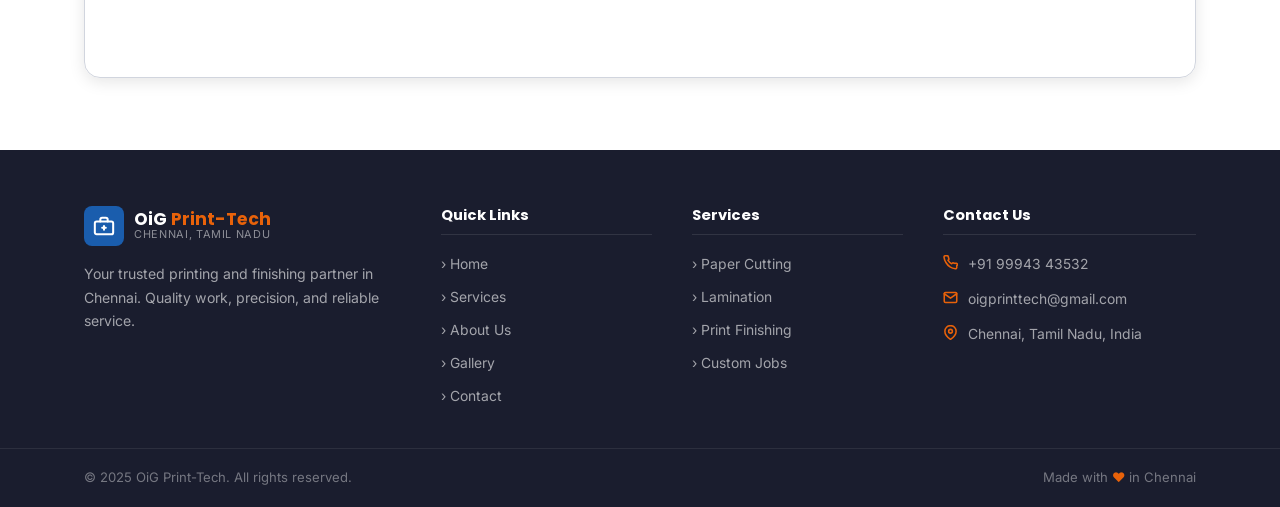
<file: contact.html>
<!DOCTYPE html>
<html lang="en">
<head>
  <meta charset="UTF-8" />
  <meta name="viewport" content="width=device-width, initial-scale=1.0" />
  <title>Contact Us | OiG Print-Tech — Get a Print Quote in Chennai</title>
  <meta name="description" content="Contact OiG Print-Tech in Chennai for printing and finishing services. Call, email, WhatsApp, or fill out our quote form. We'll respond promptly." />
  <link rel="stylesheet" href="styles.css" />
  <link rel="preconnect" href="https://fonts.googleapis.com" />
  <link rel="preconnect" href="https://fonts.gstatic.com" crossorigin />
</head>
<body>

<!-- ===== NAV ===== -->
<nav id="navbar" role="navigation" aria-label="Main navigation">
  <div class="container nav-inner">
    <a href="index.html" class="nav-logo" aria-label="OiG Print-Tech Home">
      <div class="logo-icon">
        <svg viewBox="0 0 24 24" fill="none" stroke="white" stroke-width="2.2" stroke-linecap="round" stroke-linejoin="round"><rect x="2" y="7" width="20" height="14" rx="2"/><path d="M16 7V5a2 2 0 0 0-2-2h-4a2 2 0 0 0-2 2v2"/><line x1="12" y1="12" x2="12" y2="16"/><line x1="10" y1="14" x2="14" y2="14"/></svg>
      </div>
      <div class="logo-text">
        <span class="logo-name">OiG <span>Print-Tech</span></span>
        <span class="logo-sub">Chennai, Tamil Nadu</span>
      </div>
    </a>
    <ul class="nav-links" id="desktop-nav" role="list">
      <li><a href="index.html">Home</a></li>
      <li><a href="services.html">Services</a></li>
      <li><a href="about.html">About Us</a></li>
      <li><a href="gallery.html">Gallery</a></li>
      <li><a href="contact.html">Contact</a></li>
    </ul>
    <div class="nav-cta">
      <a href="tel:+919994343532" class="nav-phone">
        <svg width="15" height="15" viewBox="0 0 24 24" fill="none" stroke="currentColor" stroke-width="2.5" stroke-linecap="round" stroke-linejoin="round"><path d="M22 16.92v3a2 2 0 0 1-2.18 2 19.79 19.79 0 0 1-8.63-3.07A19.5 19.5 0 0 1 4.69 12a19.79 19.79 0 0 1-3.07-8.67A2 2 0 0 1 3.6 1.18h3a2 2 0 0 1 2 1.72c.127.96.361 1.903.7 2.81a2 2 0 0 1-.45 2.11L7.91 8.18a16 16 0 0 0 5.91 5.91l.91-.91a2 2 0 0 1 2.11-.45c.907.339 1.85.573 2.81.7A2 2 0 0 1 22 16.92z"/></svg>
        +91 99943 43532
      </a>
      <a href="contact.html" class="btn btn-primary">Get a Quote</a>
    </div>
    <button class="hamburger" id="hamburger" aria-label="Toggle menu" aria-expanded="false">
      <span></span><span></span><span></span>
    </button>
  </div>
  <div id="mobile-menu" class="mobile-menu">
    <div class="container" style="padding-top:8px; padding-bottom:20px; display:flex; flex-direction:column; gap:4px;">
      <a href="index.html" style="padding:10px 8px; font-weight:500; color:var(--text-body); border-radius:8px;">Home</a>
      <a href="services.html" style="padding:10px 8px; font-weight:500; color:var(--text-body); border-radius:8px;">Services</a>
      <a href="about.html" style="padding:10px 8px; font-weight:500; color:var(--text-body); border-radius:8px;">About Us</a>
      <a href="gallery.html" style="padding:10px 8px; font-weight:500; color:var(--text-body); border-radius:8px;">Gallery</a>
      <a href="contact.html" style="padding:10px 8px; font-weight:500; color:var(--blue); background:var(--blue-light); border-radius:8px;">Contact</a>
      <div style="display:flex; gap:10px; margin-top:10px;"><a href="tel:+919994343532" class="btn btn-outline" style="flex:1; justify-content:center;">📞 Call Now</a><a href="contact.html" class="btn btn-primary" style="flex:1; justify-content:center;">Get a Quote</a></div>
    </div>
  </div>
</nav>

<!-- ===== PAGE HERO ===== -->
<div class="page-hero" role="banner">
  <div class="container">
    <div class="breadcrumb">
      <a href="index.html">Home</a>
      <svg viewBox="0 0 24 24" fill="none" stroke="currentColor" stroke-width="2.5"><polyline points="9 18 15 12 9 6"/></svg>
      Contact
    </div>
    <h1>Contact Us</h1>
    <p>Reach out for a quick quote or any enquiry — we respond fast</p>
  </div>
</div>

<!-- ===== QUICK CONTACT CARDS ===== -->
<section style="padding:40px 0 0;" aria-label="Quick contact options">
  <div class="container">
    <div style="display:grid; grid-template-columns:repeat(3, 1fr); gap:20px; margin-bottom:60px;" class="fade-in">
      <!-- Phone -->
      <a href="tel:+919994343532" style="text-decoration:none;" id="contact-phone-card">
        <div style="background:var(--white); border:1px solid var(--grey); border-radius:var(--radius-lg); padding:28px 24px; text-align:center; transition:var(--transition);" 
             onmouseover="this.style.boxShadow='var(--shadow-md)'; this.style.transform='translateY(-4px)'; this.style.borderColor='var(--blue)'"
             onmouseout="this.style.boxShadow=''; this.style.transform=''; this.style.borderColor='var(--grey)'">
          <div style="width:52px; height:52px; background:var(--blue-light); color:var(--blue); border-radius:50%; display:flex; align-items:center; justify-content:center; margin:0 auto 14px;">
            <svg width="22" height="22" viewBox="0 0 24 24" fill="none" stroke="currentColor" stroke-width="2.5" stroke-linecap="round" stroke-linejoin="round"><path d="M22 16.92v3a2 2 0 0 1-2.18 2 19.79 19.79 0 0 1-8.63-3.07A19.5 19.5 0 0 1 4.69 12a19.79 19.79 0 0 1-3.07-8.67A2 2 0 0 1 3.6 1.18h3a2 2 0 0 1 2 1.72c.127.96.361 1.903.7 2.81a2 2 0 0 1-.45 2.11L7.91 8.18a16 16 0 0 0 5.91 5.91l.91-.91a2 2 0 0 1 2.11-.45c.907.339 1.85.573 2.81.7A2 2 0 0 1 22 16.92z"/></svg>
          </div>
          <h3 style="font-size:0.95rem; font-weight:700; margin-bottom:6px; color:var(--text-dark);">Call Us</h3>
          <p style="font-size:1.05rem; font-weight:700; color:var(--blue);">+91 99943 43532</p>
          <p style="font-size:0.8rem; color:var(--text-light); margin-top:4px;">Mon–Sat, 9am – 6pm</p>
        </div>
      </a>

      <!-- WhatsApp -->
      <a href="https://wa.me/919994343532?text=Hello%20OiG%20Print-Tech%2C%20I%20would%20like%20to%20enquire%20about%20your%20services." target="_blank" rel="noopener" style="text-decoration:none;" id="contact-whatsapp-card">
        <div style="background:var(--white); border:1px solid var(--grey); border-radius:var(--radius-lg); padding:28px 24px; text-align:center; transition:var(--transition);"
             onmouseover="this.style.boxShadow='var(--shadow-md)'; this.style.transform='translateY(-4px)'; this.style.borderColor='#25D366'"
             onmouseout="this.style.boxShadow=''; this.style.transform=''; this.style.borderColor='var(--grey)'">
          <div style="width:52px; height:52px; background:#E8FAF0; color:#25D366; border-radius:50%; display:flex; align-items:center; justify-content:center; margin:0 auto 14px;">
            <svg width="22" height="22" viewBox="0 0 24 24" fill="currentColor"><path d="M17.472 14.382c-.297-.149-1.758-.867-2.03-.967-.273-.099-.471-.148-.67.15-.197.297-.767.966-.94 1.164-.173.199-.347.223-.644.075-.297-.15-1.255-.463-2.39-1.475-.883-.788-1.48-1.761-1.653-2.059-.173-.297-.018-.458.13-.606.134-.133.298-.347.446-.52.149-.174.198-.298.298-.497.099-.198.05-.371-.025-.52-.075-.149-.669-1.612-.916-2.207-.242-.579-.487-.5-.669-.51-.173-.008-.371-.01-.57-.01-.198 0-.52.074-.792.372-.272.297-1.04 1.016-1.04 2.479 0 1.462 1.065 2.875 1.213 3.074.149.198 2.096 3.2 5.077 4.487.709.306 1.262.489 1.694.625.712.227 1.36.195 1.871.118.571-.085 1.758-.719 2.006-1.413.248-.694.248-1.289.173-1.413-.074-.124-.272-.198-.57-.347z"/><path d="M12 0C5.373 0 0 5.373 0 12c0 2.108.549 4.085 1.51 5.8L.057 23.438a.5.5 0 0 0 .602.602l5.637-1.453A11.942 11.942 0 0 0 12 24c6.627 0 12-5.373 12-12S18.627 0 12 0zm0 22c-1.886 0-3.65-.52-5.154-1.424l-.37-.22-3.826.985.99-3.827-.228-.378A9.946 9.946 0 0 1 2 12C2 6.477 6.477 2 12 2s10 4.477 10 10-4.477 10-10 10z"/></svg>
          </div>
          <h3 style="font-size:0.95rem; font-weight:700; margin-bottom:6px; color:var(--text-dark);">WhatsApp</h3>
          <p style="font-size:1.05rem; font-weight:700; color:#25D366;">Chat With Us</p>
          <p style="font-size:0.8rem; color:var(--text-light); margin-top:4px;">Quick response guaranteed</p>
        </div>
      </a>

      <!-- Email -->
      <a href="mailto:oigprinttech@gmail.com" style="text-decoration:none;" id="contact-email-card">
        <div style="background:var(--white); border:1px solid var(--grey); border-radius:var(--radius-lg); padding:28px 24px; text-align:center; transition:var(--transition);"
             onmouseover="this.style.boxShadow='var(--shadow-md)'; this.style.transform='translateY(-4px)'; this.style.borderColor='var(--orange)'"
             onmouseout="this.style.boxShadow=''; this.style.transform=''; this.style.borderColor='var(--grey)'">
          <div style="width:52px; height:52px; background:var(--orange-light); color:var(--orange); border-radius:50%; display:flex; align-items:center; justify-content:center; margin:0 auto 14px;">
            <svg width="22" height="22" viewBox="0 0 24 24" fill="none" stroke="currentColor" stroke-width="2.5" stroke-linecap="round" stroke-linejoin="round"><path d="M4 4h16c1.1 0 2 .9 2 2v12c0 1.1-.9 2-2 2H4c-1.1 0-2-.9-2-2V6c0-1.1.9-2 2-2z"/><polyline points="22,6 12,13 2,6"/></svg>
          </div>
          <h3 style="font-size:0.95rem; font-weight:700; margin-bottom:6px; color:var(--text-dark);">Email Us</h3>
          <p style="font-size:0.95rem; font-weight:700; color:var(--orange);">oigprinttech@gmail.com</p>
          <p style="font-size:0.8rem; color:var(--text-light); margin-top:4px;">We reply within 24 hours</p>
        </div>
      </a>
    </div>
  </div>
</section>

<!-- ===== MAIN CONTACT SECTION ===== -->
<section style="padding-top:0;" aria-labelledby="contact-main-heading">
  <div class="container">
    <div class="contact-grid fade-in">
      <!-- Left Info -->
      <div class="contact-info">
        <span class="section-tag">Get In Touch</span>
        <h2 id="contact-main-heading" class="section-heading">Let's Discuss Your Print Project</h2>
        <p>Fill in the form or reach us directly via phone, email, or WhatsApp. Our team will get back to you as quickly as possible with a quote.</p>

        <div class="contact-details">
          <div class="contact-item">
            <div class="contact-item-icon">
              <svg width="22" height="22" viewBox="0 0 24 24" fill="none" stroke="currentColor" stroke-width="2.5" stroke-linecap="round" stroke-linejoin="round"><path d="M22 16.92v3a2 2 0 0 1-2.18 2 19.79 19.79 0 0 1-8.63-3.07A19.5 19.5 0 0 1 4.69 12a19.79 19.79 0 0 1-3.07-8.67A2 2 0 0 1 3.6 1.18h3a2 2 0 0 1 2 1.72c.127.96.361 1.903.7 2.81a2 2 0 0 1-.45 2.11L7.91 8.18a16 16 0 0 0 5.91 5.91l.91-.91a2 2 0 0 1 2.11-.45c.907.339 1.85.573 2.81.7A2 2 0 0 1 22 16.92z"/></svg>
            </div>
            <div class="contact-item-text">
              <p>Phone &amp; WhatsApp</p>
              <a href="tel:+919994343532">+91 99943 43532</a>
            </div>
          </div>

          <div class="contact-item">
            <div class="contact-item-icon">
              <svg width="22" height="22" viewBox="0 0 24 24" fill="none" stroke="currentColor" stroke-width="2.5" stroke-linecap="round" stroke-linejoin="round"><path d="M4 4h16c1.1 0 2 .9 2 2v12c0 1.1-.9 2-2 2H4c-1.1 0-2-.9-2-2V6c0-1.1.9-2 2-2z"/><polyline points="22,6 12,13 2,6"/></svg>
            </div>
            <div class="contact-item-text">
              <p>Email Address</p>
              <a href="mailto:oigprinttech@gmail.com">oigprinttech@gmail.com</a>
            </div>
          </div>

          <div class="contact-item">
            <div class="contact-item-icon">
              <svg width="22" height="22" viewBox="0 0 24 24" fill="none" stroke="currentColor" stroke-width="2.5" stroke-linecap="round" stroke-linejoin="round"><path d="M21 10c0 7-9 13-9 13s-9-6-9-13a9 9 0 0 1 18 0z"/><circle cx="12" cy="10" r="3"/></svg>
            </div>
            <div class="contact-item-text">
              <p>Our Address</p>
              <span>Chennai, Tamil Nadu, India</span>
            </div>
          </div>

          <div class="contact-item">
            <div class="contact-item-icon">
              <svg width="22" height="22" viewBox="0 0 24 24" fill="none" stroke="currentColor" stroke-width="2.5" stroke-linecap="round" stroke-linejoin="round"><circle cx="12" cy="12" r="10"/><polyline points="12 6 12 12 16 14"/></svg>
            </div>
            <div class="contact-item-text">
              <p>Business Hours</p>
              <span>Monday – Saturday: 9:00 AM – 6:00 PM</span>
            </div>
          </div>
        </div>

        <a href="https://wa.me/919994343532?text=Hello%20OiG%20Print-Tech%2C%20I%20would%20like%20to%20enquire%20about%20your%20services." 
           target="_blank" rel="noopener"
           class="whatsapp-btn"
           id="contact-whatsapp-btn">
          <svg width="20" height="20" viewBox="0 0 24 24" fill="currentColor"><path d="M17.472 14.382c-.297-.149-1.758-.867-2.03-.967-.273-.099-.471-.148-.67.15-.197.297-.767.966-.94 1.164-.173.199-.347.223-.644.075-.297-.15-1.255-.463-2.39-1.475-.883-.788-1.48-1.761-1.653-2.059-.173-.297-.018-.458.13-.606.134-.133.298-.347.446-.52.149-.174.198-.298.298-.497.099-.198.05-.371-.025-.52-.075-.149-.669-1.612-.916-2.207-.242-.579-.487-.5-.669-.51-.173-.008-.371-.01-.57-.01-.198 0-.52.074-.792.372-.272.297-1.04 1.016-1.04 2.479 0 1.462 1.065 2.875 1.213 3.074.149.198 2.096 3.2 5.077 4.487.709.306 1.262.489 1.694.625.712.227 1.36.195 1.871.118.571-.085 1.758-.719 2.006-1.413.248-.694.248-1.289.173-1.413-.074-.124-.272-.198-.57-.347z"/><path d="M12 0C5.373 0 0 5.373 0 12c0 2.108.549 4.085 1.51 5.8L.057 23.438a.5.5 0 0 0 .602.602l5.637-1.453A11.942 11.942 0 0 0 12 24c6.627 0 12-5.373 12-12S18.627 0 12 0zm0 22c-1.886 0-3.65-.52-5.154-1.424l-.37-.22-3.826.985.99-3.827-.228-.378A9.946 9.946 0 0 1 2 12C2 6.477 6.477 2 12 2s10 4.477 10 10-4.477 10-10 10z"/></svg>
          Message Us on WhatsApp
        </a>
      </div>

      <!-- Right Form -->
      <div class="contact-form-wrap">
        <h3>Send Us a Message</h3>
        <form id="contact-form" novalidate>
          <div class="form-row">
            <div class="form-group">
              <label for="contact-name">Your Name *</label>
              <input type="text" id="contact-name" name="name" placeholder="e.g. Raj Kumar" required autocomplete="name" />
            </div>
            <div class="form-group">
              <label for="contact-phone">Phone Number *</label>
              <input type="tel" id="contact-phone" name="phone" placeholder="+91 9XXXXXXXXX" required autocomplete="tel" />
            </div>
          </div>
          <div class="form-group">
            <label for="contact-email">Email Address</label>
            <input type="email" id="contact-email" name="email" placeholder="your@email.com" autocomplete="email" />
          </div>
          <div class="form-group">
            <label for="contact-service">Service Required</label>
            <select id="contact-service" name="service">
              <option value="">— Select a Service —</option>
              <option value="paper-cutting">Paper Cutting</option>
              <option value="lamination">Lamination (Gloss/Matte)</option>
              <option value="print-finishing">Print Finishing</option>
              <option value="custom">Custom Print Job</option>
              <option value="other">Other / Not Sure</option>
            </select>
          </div>
          <div class="form-group">
            <label for="contact-message">Message / Project Details *</label>
            <textarea id="contact-message" name="message" placeholder="Describe your requirements — size, quantity, paper type, deadline, etc." required></textarea>
          </div>
          <button type="submit" class="btn btn-primary" style="width:100%; justify-content:center; padding:15px;" id="contact-submit-btn">
            Send Message →
          </button>
        </form>
      </div>
    </div>

    <!-- Google Maps Embed -->
    <div class="map-wrap" style="margin-top:64px;" aria-label="Location map">
      <iframe
        src="https://www.google.com/maps/embed?pb=!1m18!1m12!1m3!1d248849.90121730695!2d80.07306102968759!3d13.047471498226024!2m3!1f0!2f0!3f0!3m2!1i1024!2i768!4f13.1!3m3!1m2!1s0x3a5265ea4f7d3361%3A0x6e61a70b6863d433!2sChennai%2C%20Tamil%20Nadu!5e0!3m2!1sen!2sin!4v1715000000000!5m2!1sen!2sin"
        width="600"
        height="380"
        style="border:0; width:100%; height:380px; display:block;"
        allowfullscreen=""
        loading="lazy"
        referrerpolicy="no-referrer-when-downgrade"
        title="OiG Print-Tech location in Chennai, Tamil Nadu"
      ></iframe>
    </div>
  </div>
</section>

<!-- ===== FOOTER ===== -->
<footer role="contentinfo">
  <div class="container">
    <div class="footer-grid">
      <div class="footer-brand">
        <div class="nav-logo" style="margin-bottom:12px;">
          <div class="logo-icon"><svg viewBox="0 0 24 24" fill="none" stroke="white" stroke-width="2.2" stroke-linecap="round" stroke-linejoin="round"><rect x="2" y="7" width="20" height="14" rx="2"/><path d="M16 7V5a2 2 0 0 0-2-2h-4a2 2 0 0 0-2 2v2"/><line x1="12" y1="12" x2="12" y2="16"/><line x1="10" y1="14" x2="14" y2="14"/></svg></div>
          <div class="logo-text"><span class="logo-name">OiG <span>Print-Tech</span></span><span class="logo-sub">Chennai, Tamil Nadu</span></div>
        </div>
        <p class="footer-desc">Your trusted printing and finishing partner in Chennai. Quality work, precision, and reliable service.</p>
      </div>
      <div class="footer-col">
        <h4>Quick Links</h4>
        <ul class="footer-links">
          <li><a href="index.html">› Home</a></li>
          <li><a href="services.html">› Services</a></li>
          <li><a href="about.html">› About Us</a></li>
          <li><a href="gallery.html">› Gallery</a></li>
          <li><a href="contact.html">› Contact</a></li>
        </ul>
      </div>
      <div class="footer-col">
        <h4>Services</h4>
        <ul class="footer-links">
          <li><a href="services.html">› Paper Cutting</a></li>
          <li><a href="services.html">› Lamination</a></li>
          <li><a href="services.html">› Print Finishing</a></li>
          <li><a href="services.html">› Custom Jobs</a></li>
        </ul>
      </div>
      <div class="footer-col">
        <h4>Contact Us</h4>
        <div class="footer-contact-items">
          <div class="footer-contact-item"><svg width="15" height="15" viewBox="0 0 24 24" fill="none" stroke="currentColor" stroke-width="2.5" stroke-linecap="round" stroke-linejoin="round"><path d="M22 16.92v3a2 2 0 0 1-2.18 2 19.79 19.79 0 0 1-8.63-3.07A19.5 19.5 0 0 1 4.69 12a19.79 19.79 0 0 1-3.07-8.67A2 2 0 0 1 3.6 1.18h3a2 2 0 0 1 2 1.72c.127.96.361 1.903.7 2.81a2 2 0 0 1-.45 2.11L7.91 8.18a16 16 0 0 0 5.91 5.91l.91-.91a2 2 0 0 1 2.11-.45c.907.339 1.85.573 2.81.7A2 2 0 0 1 22 16.92z"/></svg>+91 99943 43532</div>
          <div class="footer-contact-item"><svg width="15" height="15" viewBox="0 0 24 24" fill="none" stroke="currentColor" stroke-width="2.5" stroke-linecap="round" stroke-linejoin="round"><path d="M4 4h16c1.1 0 2 .9 2 2v12c0 1.1-.9 2-2 2H4c-1.1 0-2-.9-2-2V6c0-1.1.9-2 2-2z"/><polyline points="22,6 12,13 2,6"/></svg>oigprinttech@gmail.com</div>
          <div class="footer-contact-item"><svg width="15" height="15" viewBox="0 0 24 24" fill="none" stroke="currentColor" stroke-width="2.5" stroke-linecap="round" stroke-linejoin="round"><path d="M21 10c0 7-9 13-9 13s-9-6-9-13a9 9 0 0 1 18 0z"/><circle cx="12" cy="10" r="3"/></svg>Chennai, Tamil Nadu, India</div>
        </div>
      </div>
    </div>
  </div>
  <div class="footer-bottom">
    <div class="container" style="display:flex; justify-content:space-between; flex-wrap:wrap; gap:10px; width:100%;">
      <p>© 2025 OiG Print-Tech. All rights reserved.</p>
      <p>Made with <span>♥</span> in Chennai</p>
    </div>
  </div>
</footer>

<script src="script.js"></script>
</body>
</html>
</file>
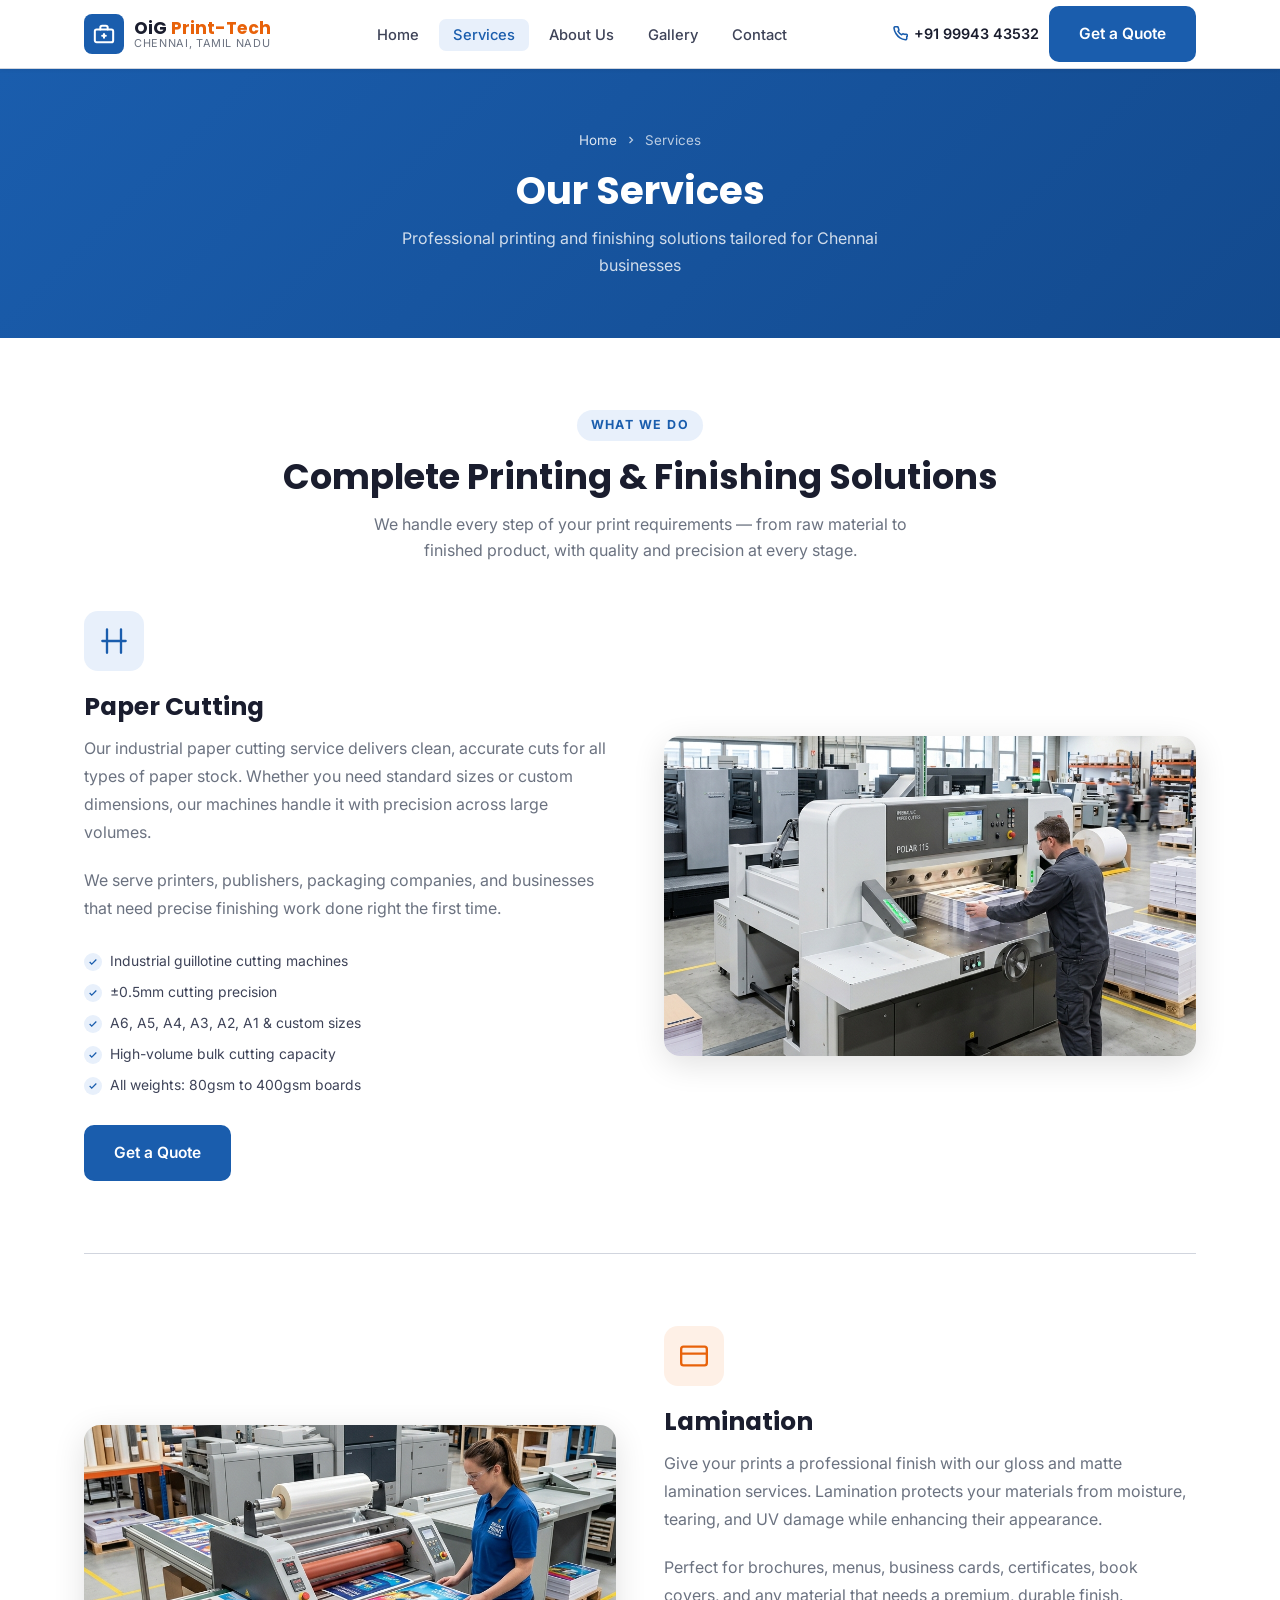
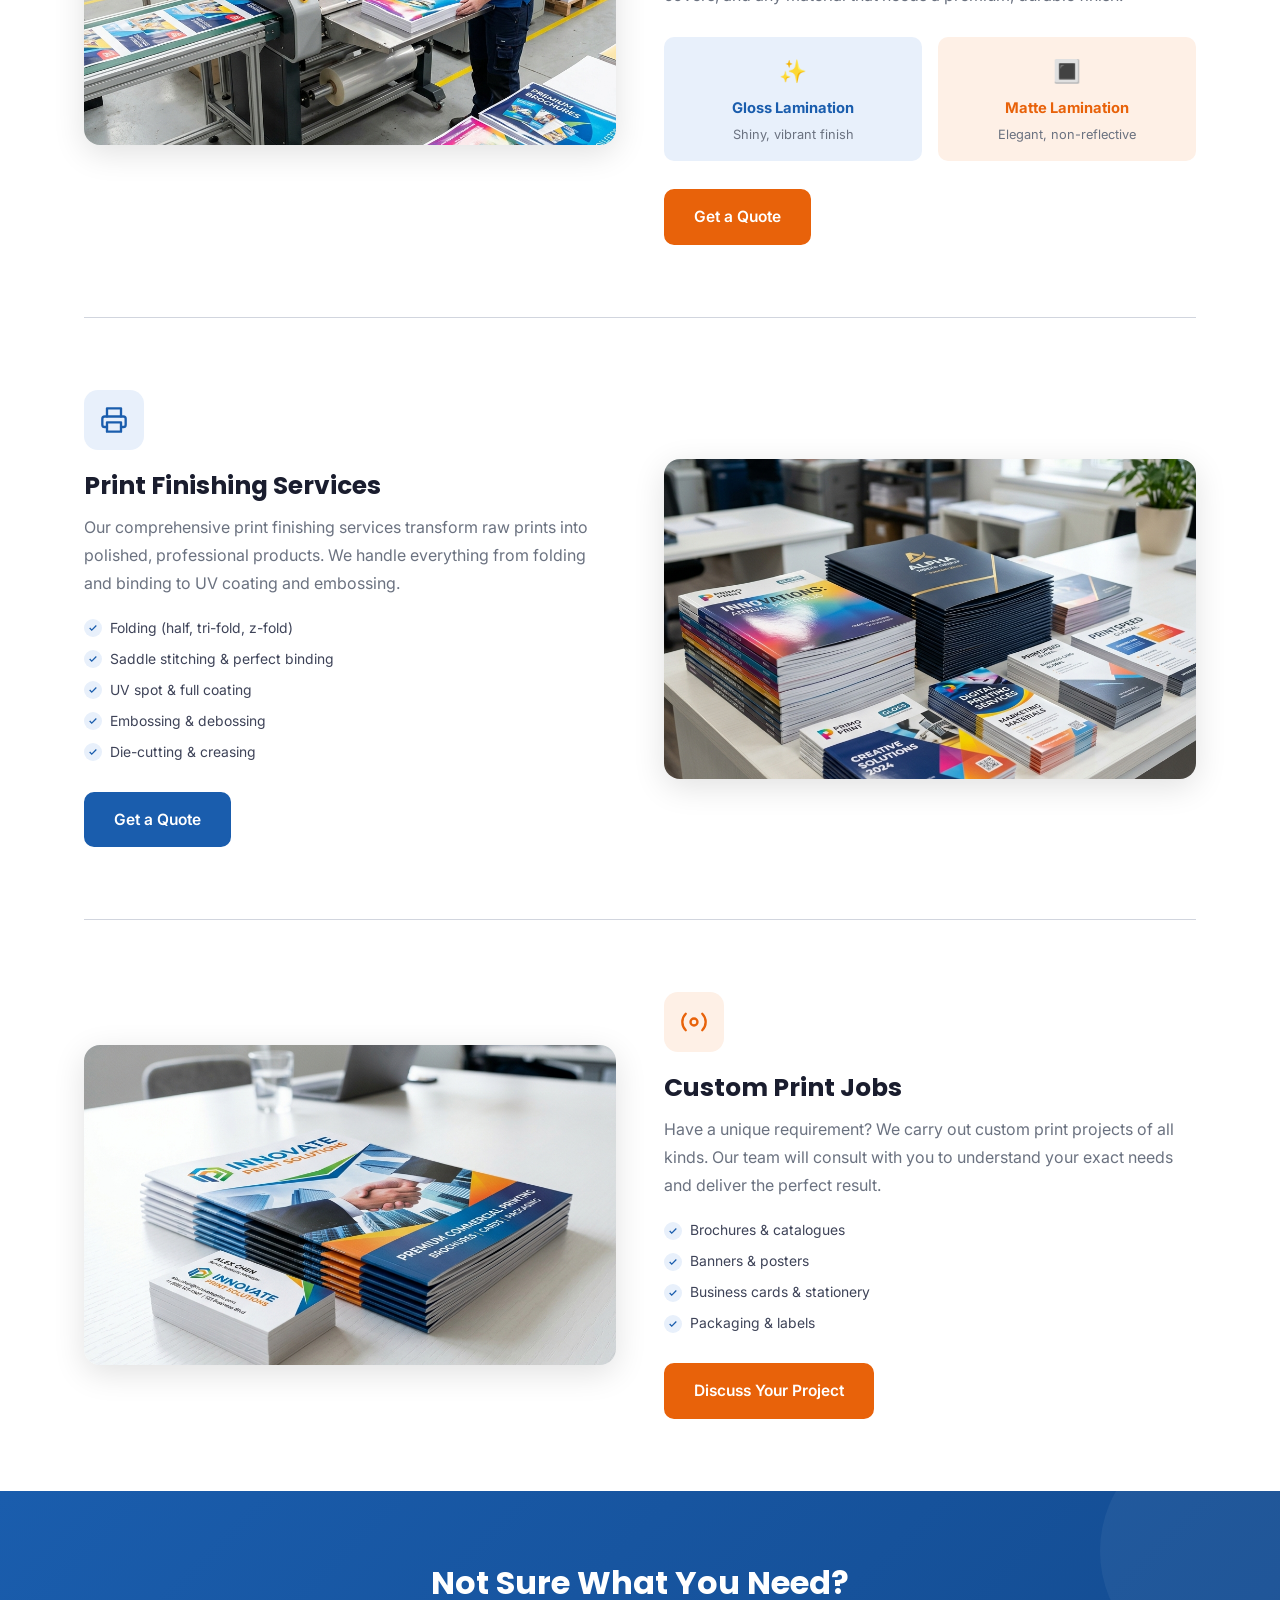
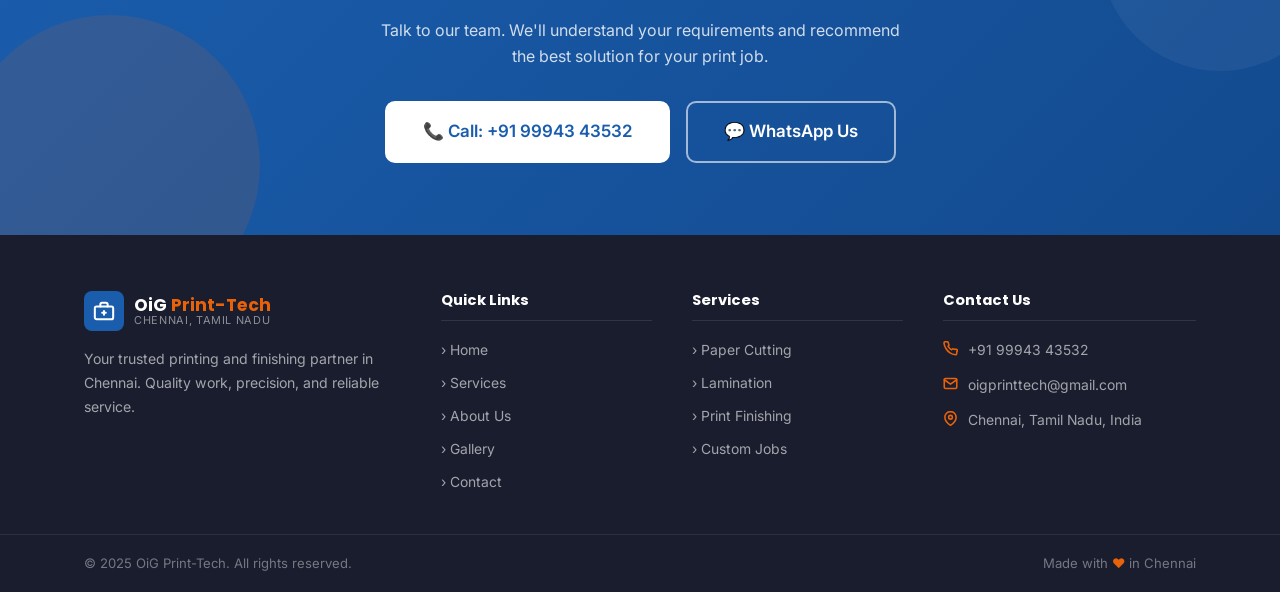
<file: services.html>
<!DOCTYPE html>
<html lang="en">
<head>
  <meta charset="UTF-8" />
  <meta name="viewport" content="width=device-width, initial-scale=1.0" />
  <title>Services | OiG Print-Tech — Printing & Finishing Services Chennai</title>
  <meta name="description" content="Explore OiG Print-Tech's full range of services: paper cutting, gloss & matte lamination, print finishing, and custom print jobs in Chennai." />
  <link rel="stylesheet" href="styles.css" />
  <link rel="preconnect" href="https://fonts.googleapis.com" />
  <link rel="preconnect" href="https://fonts.gstatic.com" crossorigin />
</head>
<body>

<!-- ===== NAV ===== -->
<nav id="navbar" role="navigation" aria-label="Main navigation">
  <div class="container nav-inner">
    <a href="index.html" class="nav-logo" aria-label="OiG Print-Tech Home">
      <div class="logo-icon">
        <svg viewBox="0 0 24 24" fill="none" stroke="white" stroke-width="2.2" stroke-linecap="round" stroke-linejoin="round"><rect x="2" y="7" width="20" height="14" rx="2"/><path d="M16 7V5a2 2 0 0 0-2-2h-4a2 2 0 0 0-2 2v2"/><line x1="12" y1="12" x2="12" y2="16"/><line x1="10" y1="14" x2="14" y2="14"/></svg>
      </div>
      <div class="logo-text">
        <span class="logo-name">OiG <span>Print-Tech</span></span>
        <span class="logo-sub">Chennai, Tamil Nadu</span>
      </div>
    </a>
    <ul class="nav-links" id="desktop-nav" role="list">
      <li><a href="index.html">Home</a></li>
      <li><a href="services.html">Services</a></li>
      <li><a href="about.html">About Us</a></li>
      <li><a href="gallery.html">Gallery</a></li>
      <li><a href="contact.html">Contact</a></li>
    </ul>
    <div class="nav-cta">
      <a href="tel:+919994343532" class="nav-phone">
        <svg width="15" height="15" viewBox="0 0 24 24" fill="none" stroke="currentColor" stroke-width="2.5" stroke-linecap="round" stroke-linejoin="round"><path d="M22 16.92v3a2 2 0 0 1-2.18 2 19.79 19.79 0 0 1-8.63-3.07A19.5 19.5 0 0 1 4.69 12a19.79 19.79 0 0 1-3.07-8.67A2 2 0 0 1 3.6 1.18h3a2 2 0 0 1 2 1.72c.127.96.361 1.903.7 2.81a2 2 0 0 1-.45 2.11L7.91 8.18a16 16 0 0 0 5.91 5.91l.91-.91a2 2 0 0 1 2.11-.45c.907.339 1.85.573 2.81.7A2 2 0 0 1 22 16.92z"/></svg>
        +91 99943 43532
      </a>
      <a href="contact.html" class="btn btn-primary">Get a Quote</a>
    </div>
    <button class="hamburger" id="hamburger" aria-label="Toggle menu" aria-expanded="false">
      <span></span><span></span><span></span>
    </button>
  </div>
  <div id="mobile-menu" class="mobile-menu">
    <div class="container" style="padding-top:8px; padding-bottom:20px; display:flex; flex-direction:column; gap:4px;">
      <a href="index.html" style="padding:10px 8px; font-weight:500; color:var(--text-body); border-radius:8px;">Home</a>
      <a href="services.html" style="padding:10px 8px; font-weight:500; color:var(--blue); background:var(--blue-light); border-radius:8px;">Services</a>
      <a href="about.html" style="padding:10px 8px; font-weight:500; color:var(--text-body); border-radius:8px;">About Us</a>
      <a href="gallery.html" style="padding:10px 8px; font-weight:500; color:var(--text-body); border-radius:8px;">Gallery</a>
      <a href="contact.html" style="padding:10px 8px; font-weight:500; color:var(--text-body); border-radius:8px;">Contact</a>
      <div style="display:flex; gap:10px; margin-top:10px;"><a href="tel:+919994343532" class="btn btn-outline" style="flex:1; justify-content:center;">📞 Call Now</a><a href="contact.html" class="btn btn-primary" style="flex:1; justify-content:center;">Get a Quote</a></div>
    </div>
  </div>
</nav>

<!-- ===== PAGE HERO ===== -->
<div class="page-hero" role="banner">
  <div class="container">
    <div class="breadcrumb">
      <a href="index.html">Home</a>
      <svg viewBox="0 0 24 24" fill="none" stroke="currentColor" stroke-width="2.5"><polyline points="9 18 15 12 9 6"/></svg>
      Services
    </div>
    <h1>Our Services</h1>
    <p>Professional printing and finishing solutions tailored for Chennai businesses</p>
  </div>
</div>

<!-- ===== SERVICES DETAIL ===== -->
<section aria-labelledby="services-main-heading">
  <div class="container">
    <div class="text-center" style="margin-bottom:48px;">
      <span class="section-tag">What We Do</span>
      <h2 class="section-heading" id="services-main-heading">Complete Printing &amp; Finishing Solutions</h2>
      <p class="section-subtext">We handle every step of your print requirements — from raw material to finished product, with quality and precision at every stage.</p>
    </div>

    <!-- Service 1 - Paper Cutting -->
    <div style="display:grid; grid-template-columns:1fr 1fr; gap:48px; align-items:center; margin-bottom:72px;" class="fade-in">
      <div>
        <div class="service-card-icon" style="margin-bottom:20px;">
          <svg width="28" height="28" viewBox="0 0 24 24" fill="none" stroke="currentColor" stroke-width="2" stroke-linecap="round" stroke-linejoin="round"><path d="M6 2v20M18 2v20M2 12h20"/></svg>
        </div>
        <h2 style="font-size:1.55rem; margin-bottom:12px;">Paper Cutting</h2>
        <p style="color:var(--text-light); margin-bottom:20px; line-height:1.75;">Our industrial paper cutting service delivers clean, accurate cuts for all types of paper stock. Whether you need standard sizes or custom dimensions, our machines handle it with precision across large volumes.</p>
        <p style="color:var(--text-light); margin-bottom:28px; line-height:1.75;">We serve printers, publishers, packaging companies, and businesses that need precise finishing work done right the first time.</p>
        <div class="service-features" style="margin-bottom:28px;">
          <div class="service-feature">
            <div class="check-icon"><svg width="10" height="10" viewBox="0 0 24 24" fill="none" stroke="currentColor" stroke-width="3"><polyline points="20 6 9 17 4 12"/></svg></div>
            Industrial guillotine cutting machines
          </div>
          <div class="service-feature">
            <div class="check-icon"><svg width="10" height="10" viewBox="0 0 24 24" fill="none" stroke="currentColor" stroke-width="3"><polyline points="20 6 9 17 4 12"/></svg></div>
            ±0.5mm cutting precision
          </div>
          <div class="service-feature">
            <div class="check-icon"><svg width="10" height="10" viewBox="0 0 24 24" fill="none" stroke="currentColor" stroke-width="3"><polyline points="20 6 9 17 4 12"/></svg></div>
            A6, A5, A4, A3, A2, A1 &amp; custom sizes
          </div>
          <div class="service-feature">
            <div class="check-icon"><svg width="10" height="10" viewBox="0 0 24 24" fill="none" stroke="currentColor" stroke-width="3"><polyline points="20 6 9 17 4 12"/></svg></div>
            High-volume bulk cutting capacity
          </div>
          <div class="service-feature">
            <div class="check-icon"><svg width="10" height="10" viewBox="0 0 24 24" fill="none" stroke="currentColor" stroke-width="3"><polyline points="20 6 9 17 4 12"/></svg></div>
            All weights: 80gsm to 400gsm boards
          </div>
        </div>
        <a href="contact.html" class="btn btn-primary" id="cutting-quote-btn">Get a Quote</a>
      </div>
      <div style="border-radius:var(--radius-lg); overflow:hidden; box-shadow:var(--shadow-lg);">
        <img src="images/paper_cutting.png" alt="Industrial paper cutting machine at OiG Print-Tech" style="width:100%; height:320px; object-fit:cover;" />
      </div>
    </div>

    <hr style="border:none; border-top:1px solid var(--grey); margin-bottom:72px;" />

    <!-- Service 2 - Lamination -->
    <div style="display:grid; grid-template-columns:1fr 1fr; gap:48px; align-items:center; margin-bottom:72px;" class="fade-in">
      <div style="border-radius:var(--radius-lg); overflow:hidden; box-shadow:var(--shadow-lg);">
        <img src="images/lamination.png" alt="Professional lamination service at OiG Print-Tech" style="width:100%; height:320px; object-fit:cover;" />
      </div>
      <div>
        <div class="service-card-icon orange" style="margin-bottom:20px;">
          <svg width="28" height="28" viewBox="0 0 24 24" fill="none" stroke="currentColor" stroke-width="2" stroke-linecap="round" stroke-linejoin="round"><rect x="1" y="4" width="22" height="16" rx="2"/><line x1="1" y1="10" x2="23" y2="10"/></svg>
        </div>
        <h2 style="font-size:1.55rem; margin-bottom:12px;">Lamination</h2>
        <p style="color:var(--text-light); margin-bottom:20px; line-height:1.75;">Give your prints a professional finish with our gloss and matte lamination services. Lamination protects your materials from moisture, tearing, and UV damage while enhancing their appearance.</p>
        <p style="color:var(--text-light); margin-bottom:28px; line-height:1.75;">Perfect for brochures, menus, business cards, certificates, book covers, and any material that needs a premium, durable finish.</p>
        <div style="display:grid; grid-template-columns:1fr 1fr; gap:16px; margin-bottom:28px;">
          <div style="background:var(--blue-light); border-radius:var(--radius); padding:16px; text-align:center">
            <div style="font-size:1.4rem; margin-bottom:4px;">✨</div>
            <strong style="font-size:0.92rem; color:var(--blue);">Gloss Lamination</strong>
            <p style="font-size:0.8rem; color:var(--text-light); margin-top:4px;">Shiny, vibrant finish</p>
          </div>
          <div style="background:var(--orange-light); border-radius:var(--radius); padding:16px; text-align:center">
            <div style="font-size:1.4rem; margin-bottom:4px;">🔳</div>
            <strong style="font-size:0.92rem; color:var(--orange);">Matte Lamination</strong>
            <p style="font-size:0.8rem; color:var(--text-light); margin-top:4px;">Elegant, non-reflective</p>
          </div>
        </div>
        <a href="contact.html" class="btn btn-orange" id="lam-quote-btn">Get a Quote</a>
      </div>
    </div>

    <hr style="border:none; border-top:1px solid var(--grey); margin-bottom:72px;" />

    <!-- Service 3 - Print Finishing -->
    <div style="display:grid; grid-template-columns:1fr 1fr; gap:48px; align-items:center; margin-bottom:72px;" class="fade-in">
      <div>
        <div class="service-card-icon" style="margin-bottom:20px;">
          <svg width="28" height="28" viewBox="0 0 24 24" fill="none" stroke="currentColor" stroke-width="2" stroke-linecap="round" stroke-linejoin="round"><polyline points="6 9 6 2 18 2 18 9"/><path d="M6 18H4a2 2 0 0 1-2-2v-5a2 2 0 0 1 2-2h16a2 2 0 0 1 2 2v5a2 2 0 0 1-2 2h-2"/><rect x="6" y="14" width="12" height="8"/></svg>
        </div>
        <h2 style="font-size:1.55rem; margin-bottom:12px;">Print Finishing Services</h2>
        <p style="color:var(--text-light); margin-bottom:20px; line-height:1.75;">Our comprehensive print finishing services transform raw prints into polished, professional products. We handle everything from folding and binding to UV coating and embossing.</p>
        <div class="service-features" style="margin-bottom:28px;">
          <div class="service-feature">
            <div class="check-icon"><svg width="10" height="10" viewBox="0 0 24 24" fill="none" stroke="currentColor" stroke-width="3"><polyline points="20 6 9 17 4 12"/></svg></div>
            Folding (half, tri-fold, z-fold)
          </div>
          <div class="service-feature">
            <div class="check-icon"><svg width="10" height="10" viewBox="0 0 24 24" fill="none" stroke="currentColor" stroke-width="3"><polyline points="20 6 9 17 4 12"/></svg></div>
            Saddle stitching &amp; perfect binding
          </div>
          <div class="service-feature">
            <div class="check-icon"><svg width="10" height="10" viewBox="0 0 24 24" fill="none" stroke="currentColor" stroke-width="3"><polyline points="20 6 9 17 4 12"/></svg></div>
            UV spot &amp; full coating
          </div>
          <div class="service-feature">
            <div class="check-icon"><svg width="10" height="10" viewBox="0 0 24 24" fill="none" stroke="currentColor" stroke-width="3"><polyline points="20 6 9 17 4 12"/></svg></div>
            Embossing &amp; debossing
          </div>
          <div class="service-feature">
            <div class="check-icon"><svg width="10" height="10" viewBox="0 0 24 24" fill="none" stroke="currentColor" stroke-width="3"><polyline points="20 6 9 17 4 12"/></svg></div>
            Die-cutting &amp; creasing
          </div>
        </div>
        <a href="contact.html" class="btn btn-primary" id="finishing-quote-btn">Get a Quote</a>
      </div>
      <div style="border-radius:var(--radius-lg); overflow:hidden; box-shadow:var(--shadow-lg);">
        <img src="images/finished_products.png" alt="Print finishing samples at OiG Print-Tech" style="width:100%; height:320px; object-fit:cover;" />
      </div>
    </div>

    <hr style="border:none; border-top:1px solid var(--grey); margin-bottom:72px;" />

    <!-- Service 4 - Custom -->
    <div style="display:grid; grid-template-columns:1fr 1fr; gap:48px; align-items:center;" class="fade-in">
      <div style="border-radius:var(--radius-lg); overflow:hidden; box-shadow:var(--shadow-lg);">
        <img src="images/print_samples.png" alt="Custom print job samples at OiG Print-Tech" style="width:100%; height:320px; object-fit:cover;" />
      </div>
      <div>
        <div class="service-card-icon orange" style="margin-bottom:20px;">
          <svg width="28" height="28" viewBox="0 0 24 24" fill="none" stroke="currentColor" stroke-width="2" stroke-linecap="round" stroke-linejoin="round"><circle cx="12" cy="12" r="3"/><path d="M19.07 4.93a10 10 0 0 1 0 14.14M4.93 4.93a10 10 0 0 0 0 14.14"/></svg>
        </div>
        <h2 style="font-size:1.55rem; margin-bottom:12px;">Custom Print Jobs</h2>
        <p style="color:var(--text-light); margin-bottom:20px; line-height:1.75;">Have a unique requirement? We carry out custom print projects of all kinds. Our team will consult with you to understand your exact needs and deliver the perfect result.</p>
        <div class="service-features" style="margin-bottom:28px;">
          <div class="service-feature">
            <div class="check-icon"><svg width="10" height="10" viewBox="0 0 24 24" fill="none" stroke="currentColor" stroke-width="3"><polyline points="20 6 9 17 4 12"/></svg></div>
            Brochures &amp; catalogues
          </div>
          <div class="service-feature">
            <div class="check-icon"><svg width="10" height="10" viewBox="0 0 24 24" fill="none" stroke="currentColor" stroke-width="3"><polyline points="20 6 9 17 4 12"/></svg></div>
            Banners &amp; posters
          </div>
          <div class="service-feature">
            <div class="check-icon"><svg width="10" height="10" viewBox="0 0 24 24" fill="none" stroke="currentColor" stroke-width="3"><polyline points="20 6 9 17 4 12"/></svg></div>
            Business cards &amp; stationery
          </div>
          <div class="service-feature">
            <div class="check-icon"><svg width="10" height="10" viewBox="0 0 24 24" fill="none" stroke="currentColor" stroke-width="3"><polyline points="20 6 9 17 4 12"/></svg></div>
            Packaging &amp; labels
          </div>
        </div>
        <a href="contact.html" class="btn btn-orange" id="custom-quote-btn">Discuss Your Project</a>
      </div>
    </div>
  </div>
</section>

<!-- ===== CTA ===== -->
<section class="cta-section" aria-labelledby="services-cta-heading">
  <div class="container">
    <h2 id="services-cta-heading">Not Sure What You Need?</h2>
    <p>Talk to our team. We'll understand your requirements and recommend the best solution for your print job.</p>
    <div class="cta-btns">
      <a href="tel:+919994343532" class="btn btn-white btn-lg" id="services-cta-call-btn">📞 Call: +91 99943 43532</a>
      <a href="contact.html" class="btn btn-white-outline btn-lg" id="services-cta-wa-btn">💬 WhatsApp Us</a>
    </div>
  </div>
</section>

<!-- ===== FOOTER ===== -->
<footer role="contentinfo">
  <div class="container">
    <div class="footer-grid">
      <div class="footer-brand">
        <div class="nav-logo" style="margin-bottom:12px;">
          <div class="logo-icon"><svg viewBox="0 0 24 24" fill="none" stroke="white" stroke-width="2.2" stroke-linecap="round" stroke-linejoin="round"><rect x="2" y="7" width="20" height="14" rx="2"/><path d="M16 7V5a2 2 0 0 0-2-2h-4a2 2 0 0 0-2 2v2"/><line x1="12" y1="12" x2="12" y2="16"/><line x1="10" y1="14" x2="14" y2="14"/></svg></div>
          <div class="logo-text"><span class="logo-name">OiG <span>Print-Tech</span></span><span class="logo-sub">Chennai, Tamil Nadu</span></div>
        </div>
        <p class="footer-desc">Your trusted printing and finishing partner in Chennai. Quality work, precision, and reliable service.</p>
      </div>
      <div class="footer-col">
        <h4>Quick Links</h4>
        <ul class="footer-links">
          <li><a href="index.html">› Home</a></li>
          <li><a href="services.html">› Services</a></li>
          <li><a href="about.html">› About Us</a></li>
          <li><a href="gallery.html">› Gallery</a></li>
          <li><a href="contact.html">› Contact</a></li>
        </ul>
      </div>
      <div class="footer-col">
        <h4>Services</h4>
        <ul class="footer-links">
          <li><a href="services.html">› Paper Cutting</a></li>
          <li><a href="services.html">› Lamination</a></li>
          <li><a href="services.html">› Print Finishing</a></li>
          <li><a href="services.html">› Custom Jobs</a></li>
        </ul>
      </div>
      <div class="footer-col">
        <h4>Contact Us</h4>
        <div class="footer-contact-items">
          <div class="footer-contact-item"><svg width="15" height="15" viewBox="0 0 24 24" fill="none" stroke="currentColor" stroke-width="2.5" stroke-linecap="round" stroke-linejoin="round"><path d="M22 16.92v3a2 2 0 0 1-2.18 2 19.79 19.79 0 0 1-8.63-3.07A19.5 19.5 0 0 1 4.69 12a19.79 19.79 0 0 1-3.07-8.67A2 2 0 0 1 3.6 1.18h3a2 2 0 0 1 2 1.72c.127.96.361 1.903.7 2.81a2 2 0 0 1-.45 2.11L7.91 8.18a16 16 0 0 0 5.91 5.91l.91-.91a2 2 0 0 1 2.11-.45c.907.339 1.85.573 2.81.7A2 2 0 0 1 22 16.92z"/></svg>+91 99943 43532</div>
          <div class="footer-contact-item"><svg width="15" height="15" viewBox="0 0 24 24" fill="none" stroke="currentColor" stroke-width="2.5" stroke-linecap="round" stroke-linejoin="round"><path d="M4 4h16c1.1 0 2 .9 2 2v12c0 1.1-.9 2-2 2H4c-1.1 0-2-.9-2-2V6c0-1.1.9-2 2-2z"/><polyline points="22,6 12,13 2,6"/></svg>oigprinttech@gmail.com</div>
          <div class="footer-contact-item"><svg width="15" height="15" viewBox="0 0 24 24" fill="none" stroke="currentColor" stroke-width="2.5" stroke-linecap="round" stroke-linejoin="round"><path d="M21 10c0 7-9 13-9 13s-9-6-9-13a9 9 0 0 1 18 0z"/><circle cx="12" cy="10" r="3"/></svg>Chennai, Tamil Nadu, India</div>
        </div>
      </div>
    </div>
  </div>
  <div class="footer-bottom">
    <div class="container" style="display:flex; justify-content:space-between; flex-wrap:wrap; gap:10px; width:100%;">
      <p>© 2025 OiG Print-Tech. All rights reserved.</p>
      <p>Made with <span>♥</span> in Chennai</p>
    </div>
  </div>
</footer>

<script src="script.js"></script>
</body>
</html>
</file>
<file: styles.css>
/* ===========================
   OiG Print-Tech - Main Styles
   =========================== */

@import url('https://fonts.googleapis.com/css2?family=Inter:wght@300;400;500;600;700;800&family=Poppins:wght@400;600;700&display=swap');

/* ---- CSS Variables ---- */
:root {
  --blue: #1A5DAD;
  --blue-dark: #134A8E;
  --blue-light: #E8F0FB;
  --orange: #E8620A;
  --orange-dark: #C4510A;
  --orange-light: #FEF0E6;
  --white: #FFFFFF;
  --off-white: #F7F8FC;
  --grey-light: #F0F2F7;
  --grey: #D1D5DE;
  --grey-mid: #8A92A6;
  --text-dark: #1A1D2E;
  --text-body: #3E4358;
  --text-light: #6B7280;
  --shadow-sm: 0 1px 4px rgba(0,0,0,0.07);
  --shadow-md: 0 4px 16px rgba(0,0,0,0.10);
  --shadow-lg: 0 8px 32px rgba(0,0,0,0.12);
  --radius: 10px;
  --radius-lg: 16px;
  --transition: all 0.25s ease;
}

/* ---- Reset & Base ---- */
*, *::before, *::after { box-sizing: border-box; margin: 0; padding: 0; }

html { scroll-behavior: smooth; font-size: 16px; }

body {
  font-family: 'Inter', sans-serif;
  background: var(--white);
  color: var(--text-body);
  line-height: 1.65;
  -webkit-font-smoothing: antialiased;
}

img { max-width: 100%; display: block; }
a { text-decoration: none; color: inherit; }
ul { list-style: none; }

.container {
  max-width: 1160px;
  margin: 0 auto;
  padding: 0 24px;
}

section { padding: 72px 0; }

h1, h2, h3, h4 {
  font-family: 'Poppins', sans-serif;
  color: var(--text-dark);
  line-height: 1.25;
}

.section-tag {
  display: inline-block;
  font-size: 0.78rem;
  font-weight: 700;
  letter-spacing: 0.12em;
  text-transform: uppercase;
  color: var(--blue);
  background: var(--blue-light);
  padding: 5px 14px;
  border-radius: 20px;
  margin-bottom: 14px;
}

.section-heading {
  font-size: clamp(1.6rem, 3vw, 2.2rem);
  font-weight: 700;
  margin-bottom: 12px;
}

.section-subtext {
  font-size: 1rem;
  color: var(--text-light);
  max-width: 560px;
  margin: 0 auto 48px;
}

.text-center { text-align: center; }

/* ---- Buttons ---- */
.btn {
  display: inline-flex;
  align-items: center;
  gap: 8px;
  padding: 13px 28px;
  border-radius: var(--radius);
  font-size: 0.97rem;
  font-weight: 600;
  font-family: 'Inter', sans-serif;
  cursor: pointer;
  transition: var(--transition);
  border: 2px solid transparent;
  text-align: center;
  white-space: nowrap;
}

.btn-primary {
  background: var(--blue);
  color: var(--white);
  border-color: var(--blue);
}
.btn-primary:hover {
  background: var(--blue-dark);
  border-color: var(--blue-dark);
  transform: translateY(-2px);
  box-shadow: 0 6px 20px rgba(26, 93, 173, 0.3);
}

.btn-orange {
  background: var(--orange);
  color: var(--white);
  border-color: var(--orange);
}
.btn-orange:hover {
  background: var(--orange-dark);
  border-color: var(--orange-dark);
  transform: translateY(-2px);
  box-shadow: 0 6px 20px rgba(232, 98, 10, 0.3);
}

.btn-outline {
  background: transparent;
  color: var(--blue);
  border-color: var(--blue);
}
.btn-outline:hover {
  background: var(--blue);
  color: var(--white);
  transform: translateY(-2px);
}

.btn-lg {
  padding: 15px 36px;
  font-size: 1.06rem;
}

/* ---- NAV ---- */
#navbar {
  position: sticky;
  top: 0;
  z-index: 1000;
  background: var(--white);
  border-bottom: 1px solid var(--grey);
  box-shadow: var(--shadow-sm);
}

.nav-inner {
  display: flex;
  align-items: center;
  justify-content: space-between;
  height: 68px;
}

.nav-logo {
  display: flex;
  align-items: center;
  gap: 10px;
}

.logo-icon {
  width: 40px;
  height: 40px;
  background: var(--blue);
  border-radius: 8px;
  display: flex;
  align-items: center;
  justify-content: center;
  flex-shrink: 0;
}

.logo-icon svg { width: 22px; height: 22px; }

.logo-text {
  display: flex;
  flex-direction: column;
  line-height: 1.1;
}

.logo-name {
  font-family: 'Poppins', sans-serif;
  font-size: 1.08rem;
  font-weight: 700;
  color: var(--text-dark);
}

.logo-name span { color: var(--orange); }

.logo-sub {
  font-size: 0.68rem;
  color: var(--text-light);
  letter-spacing: 0.06em;
  text-transform: uppercase;
}

.nav-links {
  display: flex;
  align-items: center;
  gap: 6px;
}

.nav-links a {
  font-size: 0.92rem;
  font-weight: 500;
  color: var(--text-body);
  padding: 7px 14px;
  border-radius: 7px;
  transition: var(--transition);
}

.nav-links a:hover,
.nav-links a.active {
  color: var(--blue);
  background: var(--blue-light);
}

.nav-cta {
  display: flex;
  align-items: center;
  gap: 10px;
}

.nav-phone {
  font-size: 0.9rem;
  font-weight: 600;
  color: var(--text-dark);
  display: flex;
  align-items: center;
  gap: 6px;
}

.nav-phone svg { color: var(--blue); }

.hamburger {
  display: none;
  flex-direction: column;
  gap: 5px;
  cursor: pointer;
  padding: 6px;
  border: none;
  background: none;
}

.hamburger span {
  display: block;
  width: 24px;
  height: 2.5px;
  background: var(--text-dark);
  border-radius: 3px;
  transition: var(--transition);
}

/* Mobile menu: always hidden unless .open is applied */
.mobile-menu {
  display: none;
  background: var(--white);
  border-bottom: 1px solid var(--grey);
  box-shadow: var(--shadow-md);
}
.mobile-menu.open { display: block; }

/* Mobile nav */
@media (max-width: 860px) {
  .hamburger { display: flex; }
  .nav-links, .nav-cta {
    display: none;
    position: absolute;
    top: 68px;
    left: 0;
    right: 0;
    background: var(--white);
    border-bottom: 1px solid var(--grey);
    padding: 16px 24px 24px;
    flex-direction: column;
    align-items: flex-start;
    gap: 4px;
    box-shadow: var(--shadow-md);
  }
  .nav-links.open, .nav-cta.open {
    display: flex;
  }
  .nav-cta {
    top: unset;
    position: static;
    flex-direction: row;
    flex-wrap: wrap;
    padding: 0 24px 20px;
    background: white;
    border: none;
    box-shadow: none;
  }
  .mobile-menu { display: none !important; flex-direction: column; }
  .mobile-menu.open { display: flex !important; }
}

/* ---- HERO ---- */
.hero {
  background: linear-gradient(135deg, var(--off-white) 0%, #EBF2FD 60%, #FEF3EA 100%);
  padding: 90px 0 80px;
  overflow: hidden;
  position: relative;
}

.hero::before {
  content: '';
  position: absolute;
  top: -80px; right: -80px;
  width: 400px; height: 400px;
  background: radial-gradient(circle, rgba(26,93,173,0.07) 0%, transparent 70%);
  border-radius: 50%;
}

.hero::after {
  content: '';
  position: absolute;
  bottom: -60px; left: -60px;
  width: 300px; height: 300px;
  background: radial-gradient(circle, rgba(232,98,10,0.07) 0%, transparent 70%);
  border-radius: 50%;
}

.hero-inner {
  display: grid;
  grid-template-columns: 1fr 1fr;
  align-items: center;
  gap: 60px;
  position: relative;
  z-index: 1;
}

.hero-badge {
  display: inline-flex;
  align-items: center;
  gap: 8px;
  background: var(--white);
  border: 1px solid var(--grey);
  padding: 6px 14px 6px 8px;
  border-radius: 30px;
  font-size: 0.82rem;
  font-weight: 600;
  color: var(--text-dark);
  margin-bottom: 20px;
  box-shadow: var(--shadow-sm);
}

.hero-badge-dot {
  width: 8px; height: 8px;
  background: #30C75E;
  border-radius: 50%;
  animation: pulse-green 2s infinite;
}

@keyframes pulse-green {
  0%, 100% { opacity: 1; transform: scale(1); }
  50% { opacity: 0.6; transform: scale(1.3); }
}

.hero h1 {
  font-size: clamp(1.9rem, 3.5vw, 2.9rem);
  font-weight: 800;
  margin-bottom: 18px;
  color: var(--text-dark);
}

.hero h1 .highlight {
  color: var(--blue);
  position: relative;
}

.hero-desc {
  font-size: 1.05rem;
  color: var(--text-light);
  margin-bottom: 32px;
  max-width: 480px;
}

.hero-btns {
  display: flex;
  gap: 14px;
  flex-wrap: wrap;
  margin-bottom: 44px;
}

.hero-stats {
  display: flex;
  gap: 32px;
  flex-wrap: wrap;
}

.hero-stat h3 {
  font-size: 1.7rem;
  font-weight: 800;
  color: var(--blue);
}

.hero-stat h3 span { color: var(--orange); }

.hero-stat p {
  font-size: 0.82rem;
  color: var(--text-light);
  font-weight: 500;
}

.hero-image-wrap {
  position: relative;
}

.hero-main-img {
  border-radius: var(--radius-lg);
  width: 100%;
  height: 380px;
  object-fit: cover;
  box-shadow: var(--shadow-lg);
}

.hero-float-card {
  position: absolute;
  background: var(--white);
  border-radius: var(--radius);
  padding: 14px 18px;
  box-shadow: var(--shadow-lg);
  display: flex;
  align-items: center;
  gap: 12px;
}

.hero-float-card.card-1 {
  bottom: -18px;
  left: -24px;
}

.hero-float-card.card-2 {
  top: -18px;
  right: -16px;
}

.float-icon {
  width: 40px; height: 40px;
  border-radius: 10px;
  display: flex;
  align-items: center;
  justify-content: center;
  flex-shrink: 0;
}

.float-icon.blue { background: var(--blue-light); color: var(--blue); }
.float-icon.orange { background: var(--orange-light); color: var(--orange); }

.float-text p { font-size: 0.78rem; color: var(--text-light); }
.float-text strong { font-size: 0.9rem; color: var(--text-dark); font-weight: 700; }

/* ---- SERVICES STRIP ---- */
.services-strip {
  background: var(--blue);
  padding: 28px 0;
}

.strip-inner {
  display: flex;
  align-items: center;
  justify-content: center;
  gap: 40px;
  flex-wrap: wrap;
}

.strip-item {
  display: flex;
  align-items: center;
  gap: 10px;
  color: rgba(255,255,255,0.85);
  font-size: 0.92rem;
  font-weight: 500;
}

.strip-item svg { color: var(--orange); flex-shrink: 0; }
.strip-divider { width: 1px; height: 28px; background: rgba(255,255,255,0.2); }

/* ---- WHY CHOOSE US ---- */
.why-us { background: var(--off-white); }

.why-grid {
  display: grid;
  grid-template-columns: repeat(3, 1fr);
  gap: 28px;
}

.why-card {
  background: var(--white);
  border-radius: var(--radius-lg);
  padding: 32px 28px;
  border: 1px solid var(--grey);
  transition: var(--transition);
  position: relative;
  overflow: hidden;
}

.why-card::before {
  content: '';
  position: absolute;
  top: 0; left: 0; right: 0;
  height: 3px;
  background: var(--blue);
  transform: scaleX(0);
  transition: transform 0.3s ease;
  transform-origin: left;
}

.why-card:hover { box-shadow: var(--shadow-md); transform: translateY(-4px); }
.why-card:hover::before { transform: scaleX(1); }

.why-icon {
  width: 52px; height: 52px;
  border-radius: 12px;
  background: var(--blue-light);
  color: var(--blue);
  display: flex;
  align-items: center;
  justify-content: center;
  margin-bottom: 18px;
  transition: var(--transition);
}

.why-card:hover .why-icon { background: var(--blue); color: var(--white); }
.why-icon.orange-icon { background: var(--orange-light); color: var(--orange); }
.why-card:hover .why-icon.orange-icon { background: var(--orange); color: var(--white); }

.why-card h3 { font-size: 1.05rem; font-weight: 700; margin-bottom: 8px; }
.why-card p { font-size: 0.9rem; color: var(--text-light); line-height: 1.6; }

/* ---- SERVICES PAGE ---- */
.page-hero {
  background: linear-gradient(135deg, var(--blue) 0%, var(--blue-dark) 100%);
  padding: 60px 0;
  text-align: center;
  color: var(--white);
}

.page-hero h1 { color: var(--white); font-size: clamp(1.7rem, 3vw, 2.4rem); margin-bottom: 10px; }
.page-hero p { color: rgba(255,255,255,0.8); font-size: 1rem; max-width: 500px; margin: 0 auto; }

.breadcrumb {
  display: flex;
  align-items: center;
  justify-content: center;
  gap: 8px;
  margin-bottom: 16px;
  font-size: 0.84rem;
  color: rgba(255,255,255,0.7);
}
.breadcrumb a { color: rgba(255,255,255,0.85); }
.breadcrumb a:hover { color: var(--white); }
.breadcrumb svg { width: 12px; height: 12px; }

.services-grid {
  display: grid;
  grid-template-columns: repeat(2, 1fr);
  gap: 28px;
}

.service-card {
  background: var(--white);
  border: 1px solid var(--grey);
  border-radius: var(--radius-lg);
  padding: 36px 32px;
  transition: var(--transition);
  position: relative;
  overflow: hidden;
}

.service-card:hover {
  box-shadow: var(--shadow-lg);
  transform: translateY(-4px);
  border-color: var(--blue);
}

.service-card-icon {
  width: 60px; height: 60px;
  border-radius: 14px;
  background: var(--blue-light);
  color: var(--blue);
  display: flex;
  align-items: center;
  justify-content: center;
  margin-bottom: 20px;
}

.service-card-icon.orange { background: var(--orange-light); color: var(--orange); }

.service-card h3 { font-size: 1.18rem; font-weight: 700; margin-bottom: 10px; }
.service-card p { font-size: 0.92rem; color: var(--text-light); line-height: 1.7; margin-bottom: 20px; }

.service-features {
  display: flex;
  flex-direction: column;
  gap: 8px;
}

.service-feature {
  display: flex;
  align-items: center;
  gap: 8px;
  font-size: 0.87rem;
  color: var(--text-body);
}

.check-icon {
  width: 18px; height: 18px;
  background: var(--blue-light);
  border-radius: 50%;
  display: flex;
  align-items: center;
  justify-content: center;
  flex-shrink: 0;
  color: var(--blue);
}

/* ---- ABOUT ---- */
.about-grid {
  display: grid;
  grid-template-columns: 1fr 1fr;
  align-items: center;
  gap: 64px;
}

.about-img-wrap { position: relative; }

.about-main-img {
  border-radius: var(--radius-lg);
  width: 100%;
  height: 400px;
  object-fit: cover;
  box-shadow: var(--shadow-lg);
}

.about-badge {
  position: absolute;
  bottom: -20px;
  right: -20px;
  background: var(--orange);
  color: white;
  border-radius: var(--radius);
  padding: 20px 24px;
  text-align: center;
  box-shadow: var(--shadow-md);
}

.about-badge strong { display: block; font-size: 2rem; font-weight: 800; line-height: 1; }
.about-badge span { font-size: 0.8rem; opacity: 0.9; }

.about-content .section-subtext { margin: 0 0 28px; max-width: 100%; }

.about-values {
  display: grid;
  grid-template-columns: 1fr 1fr;
  gap: 16px;
  margin-top: 28px;
}

.about-value {
  display: flex;
  align-items: flex-start;
  gap: 12px;
  background: var(--off-white);
  border-radius: var(--radius);
  padding: 16px;
}

.about-value-icon {
  width: 36px; height: 36px;
  border-radius: 8px;
  background: var(--blue);
  color: white;
  display: flex;
  align-items: center;
  justify-content: center;
  flex-shrink: 0;
}

.about-value h4 { font-size: 0.92rem; font-weight: 700; margin-bottom: 2px; }
.about-value p { font-size: 0.82rem; color: var(--text-light); }

/* ---- GALLERY ---- */
.gallery-grid {
  display: grid;
  grid-template-columns: repeat(3, 1fr);
  gap: 20px;
}

.gallery-item {
  position: relative;
  border-radius: var(--radius-lg);
  overflow: hidden;
  aspect-ratio: 4/3;
  cursor: pointer;
  background: var(--grey-light);
}

.gallery-item img {
  width: 100%; height: 100%;
  object-fit: cover;
  transition: transform 0.4s ease;
}

.gallery-overlay {
  position: absolute;
  inset: 0;
  background: rgba(26, 93, 173, 0.75);
  display: flex;
  align-items: center;
  justify-content: center;
  opacity: 0;
  transition: opacity 0.3s ease;
}

.gallery-item:hover img { transform: scale(1.07); }
.gallery-item:hover .gallery-overlay { opacity: 1; }

.gallery-overlay-text {
  color: white;
  text-align: center;
  padding: 16px;
}

.gallery-overlay-text h4 { font-size: 1rem; font-weight: 700; margin-bottom: 4px; }
.gallery-overlay-text p { font-size: 0.82rem; opacity: 0.9; }

/* -- Gallery lightbox -- */
.lightbox {
  display: none;
  position: fixed;
  inset: 0;
  background: rgba(0,0,0,0.9);
  z-index: 9999;
  align-items: center;
  justify-content: center;
}

.lightbox.open { display: flex; }

.lightbox-img {
  max-width: 88vw;
  max-height: 86vh;
  border-radius: var(--radius);
  object-fit: contain;
}

.lightbox-close {
  position: absolute;
  top: 20px; right: 24px;
  background: rgba(255,255,255,0.12);
  border: none;
  color: white;
  font-size: 1.5rem;
  width: 44px; height: 44px;
  border-radius: 50%;
  cursor: pointer;
  display: flex;
  align-items: center;
  justify-content: center;
  transition: var(--transition);
}
.lightbox-close:hover { background: rgba(255,255,255,0.25); }

/* ---- CONTACT ---- */
.contact-grid {
  display: grid;
  grid-template-columns: 1fr 1.3fr;
  gap: 48px;
  align-items: start;
}

.contact-info h2 { margin-bottom: 12px; }
.contact-info p { color: var(--text-light); margin-bottom: 32px; }

.contact-details { display: flex; flex-direction: column; gap: 20px; margin-bottom: 36px; }

.contact-item {
  display: flex;
  align-items: flex-start;
  gap: 16px;
}

.contact-item-icon {
  width: 48px; height: 48px;
  border-radius: 12px;
  background: var(--blue-light);
  color: var(--blue);
  display: flex;
  align-items: center;
  justify-content: center;
  flex-shrink: 0;
}

.contact-item-text p { font-size: 0.8rem; color: var(--text-light); margin-bottom: 2px; }
.contact-item-text a { font-size: 0.97rem; font-weight: 600; color: var(--text-dark); }
.contact-item-text a:hover { color: var(--blue); }
.contact-item-text span { font-size: 0.95rem; font-weight: 600; color: var(--text-dark); }

.whatsapp-btn {
  display: inline-flex;
  align-items: center;
  gap: 10px;
  background: #25D366;
  color: white;
  padding: 13px 26px;
  border-radius: var(--radius);
  font-weight: 600;
  font-size: 0.97rem;
  transition: var(--transition);
}
.whatsapp-btn:hover { background: #1ebe5d; transform: translateY(-2px); box-shadow: 0 6px 20px rgba(37,211,102,0.35); }

/* Contact Form */
.contact-form-wrap {
  background: var(--off-white);
  border-radius: var(--radius-lg);
  padding: 36px 32px;
  border: 1px solid var(--grey);
}

.contact-form-wrap h3 { font-size: 1.2rem; font-weight: 700; margin-bottom: 24px; }

.form-group { margin-bottom: 18px; }

.form-group label {
  display: block;
  font-size: 0.87rem;
  font-weight: 600;
  color: var(--text-dark);
  margin-bottom: 7px;
}

.form-group input,
.form-group select,
.form-group textarea {
  width: 100%;
  padding: 12px 16px;
  border: 1.5px solid var(--grey);
  border-radius: var(--radius);
  font-size: 0.93rem;
  font-family: 'Inter', sans-serif;
  color: var(--text-dark);
  background: var(--white);
  transition: var(--transition);
  outline: none;
}

.form-group input:focus,
.form-group select:focus,
.form-group textarea:focus {
  border-color: var(--blue);
  box-shadow: 0 0 0 3px rgba(26,93,173,0.12);
}

.form-group textarea { resize: vertical; min-height: 110px; }

.form-row { display: grid; grid-template-columns: 1fr 1fr; gap: 16px; }

.map-wrap {
  margin-top: 64px;
  border-radius: var(--radius-lg);
  overflow: hidden;
  box-shadow: var(--shadow-md);
  border: 1px solid var(--grey);
}

.map-wrap iframe {
  width: 100%;
  height: 380px;
  border: none;
  display: block;
}

/* ---- CTA SECTION ---- */
.cta-section {
  background: linear-gradient(135deg, var(--blue) 0%, var(--blue-dark) 100%);
  padding: 72px 0;
  text-align: center;
  position: relative;
  overflow: hidden;
}

.cta-section::before {
  content: '';
  position: absolute;
  top: -60px; right: -60px;
  width: 240px; height: 240px;
  background: rgba(255,255,255,0.05);
  border-radius: 50%;
}

.cta-section::after {
  content: '';
  position: absolute;
  bottom: -80px; left: -40px;
  width: 300px; height: 300px;
  background: rgba(232,98,10,0.12);
  border-radius: 50%;
}

.cta-section h2 { color: white; font-size: clamp(1.5rem, 3vw, 2rem); margin-bottom: 14px; }
.cta-section p { color: rgba(255,255,255,0.8); margin-bottom: 32px; max-width: 520px; margin-left: auto; margin-right: auto; }
.cta-btns { display: flex; gap: 16px; justify-content: center; flex-wrap: wrap; position: relative; z-index: 1; }
.btn-white { background: white; color: var(--blue); border-color: white; }
.btn-white:hover { background: var(--off-white); transform: translateY(-2px); box-shadow: 0 6px 20px rgba(0,0,0,0.15); }
.btn-white-outline { background: transparent; color: white; border-color: rgba(255,255,255,0.6); }
.btn-white-outline:hover { background: rgba(255,255,255,0.1); border-color: white; transform: translateY(-2px); }

/* ---- FOOTER ---- */
footer {
  background: var(--text-dark);
  color: rgba(255,255,255,0.75);
  padding: 56px 0 0;
}

.footer-grid {
  display: grid;
  grid-template-columns: 1.5fr 1fr 1fr 1.2fr;
  gap: 40px;
  padding-bottom: 40px;
}

.footer-brand .logo-name { color: white; }
.footer-brand .logo-sub { color: rgba(255,255,255,0.5); }

.footer-desc {
  font-size: 0.88rem;
  line-height: 1.7;
  margin: 16px 0 20px;
  color: rgba(255,255,255,0.6);
}

.footer-socials { display: flex; gap: 10px; }

.social-icon {
  width: 36px; height: 36px;
  border-radius: 8px;
  background: rgba(255,255,255,0.08);
  display: flex;
  align-items: center;
  justify-content: center;
  color: rgba(255,255,255,0.7);
  transition: var(--transition);
}
.social-icon:hover { background: var(--blue); color: white; }

.footer-col h4 {
  color: white;
  font-size: 0.92rem;
  font-weight: 700;
  margin-bottom: 18px;
  padding-bottom: 10px;
  border-bottom: 1px solid rgba(255,255,255,0.1);
}

.footer-links { display: flex; flex-direction: column; gap: 10px; }
.footer-links a {
  font-size: 0.87rem;
  color: rgba(255,255,255,0.6);
  transition: var(--transition);
  display: flex;
  align-items: center;
  gap: 6px;
}
.footer-links a:hover { color: white; padding-left: 4px; }

.footer-contact-items { display: flex; flex-direction: column; gap: 12px; }
.footer-contact-item {
  display: flex;
  align-items: flex-start;
  gap: 10px;
  font-size: 0.87rem;
  color: rgba(255,255,255,0.6);
}
.footer-contact-item svg { flex-shrink: 0; margin-top: 2px; color: var(--orange); }

.footer-bottom {
  border-top: 1px solid rgba(255,255,255,0.08);
  padding: 18px 0;
  display: flex;
  align-items: center;
  justify-content: space-between;
  flex-wrap: wrap;
  gap: 10px;
}

.footer-bottom p { font-size: 0.82rem; color: rgba(255,255,255,0.4); }
.footer-bottom span { color: var(--orange); }

/* ---- Toast ---- */
.toast {
  position: fixed;
  bottom: 30px; right: 30px;
  background: #1E2B3C;
  color: white;
  padding: 14px 22px;
  border-radius: var(--radius);
  font-size: 0.92rem;
  font-weight: 500;
  box-shadow: var(--shadow-lg);
  z-index: 9000;
  transform: translateY(80px);
  opacity: 0;
  transition: all 0.35s cubic-bezier(0.4, 0, 0.2, 1);
  display: flex;
  align-items: center;
  gap: 10px;
}

.toast.show { transform: translateY(0); opacity: 1; }
.toast-icon { color: #30C75E; }

/* ---- Utility ---- */
.bg-off { background: var(--off-white); }
.mt-0 { margin-top: 0; }

/* ---- RESPONSIVE ---- */
@media (max-width: 980px) {
  .hero-inner { grid-template-columns: 1fr; gap: 40px; }
  .hero-image-wrap { display: none; }
  .why-grid { grid-template-columns: repeat(2, 1fr); }
  .services-grid { grid-template-columns: 1fr; }
  .about-grid { grid-template-columns: 1fr; }
  .about-img-wrap { display: none; }
  .contact-grid { grid-template-columns: 1fr; }
  .footer-grid { grid-template-columns: 1fr 1fr; }
  .gallery-grid { grid-template-columns: repeat(2, 1fr); }
}

@media (max-width: 600px) {
  section { padding: 52px 0; }
  .why-grid { grid-template-columns: 1fr; }
  .about-values { grid-template-columns: 1fr; }
  .hero-btns { flex-direction: column; }
  .footer-grid { grid-template-columns: 1fr; }
  .gallery-grid { grid-template-columns: 1fr; }
  .form-row { grid-template-columns: 1fr; }
  .btn-lg { width: 100%; justify-content: center; }
}

/* ---- Scroll animation ---- */
.fade-in {
  opacity: 1;
  transform: translateY(0);
  transition: opacity 0.55s ease, transform 0.55s ease;
}
.fade-in.animate-start {
  opacity: 0;
  transform: translateY(20px);
}
.fade-in.visible { opacity: 1; transform: translateY(0); }
</file>
